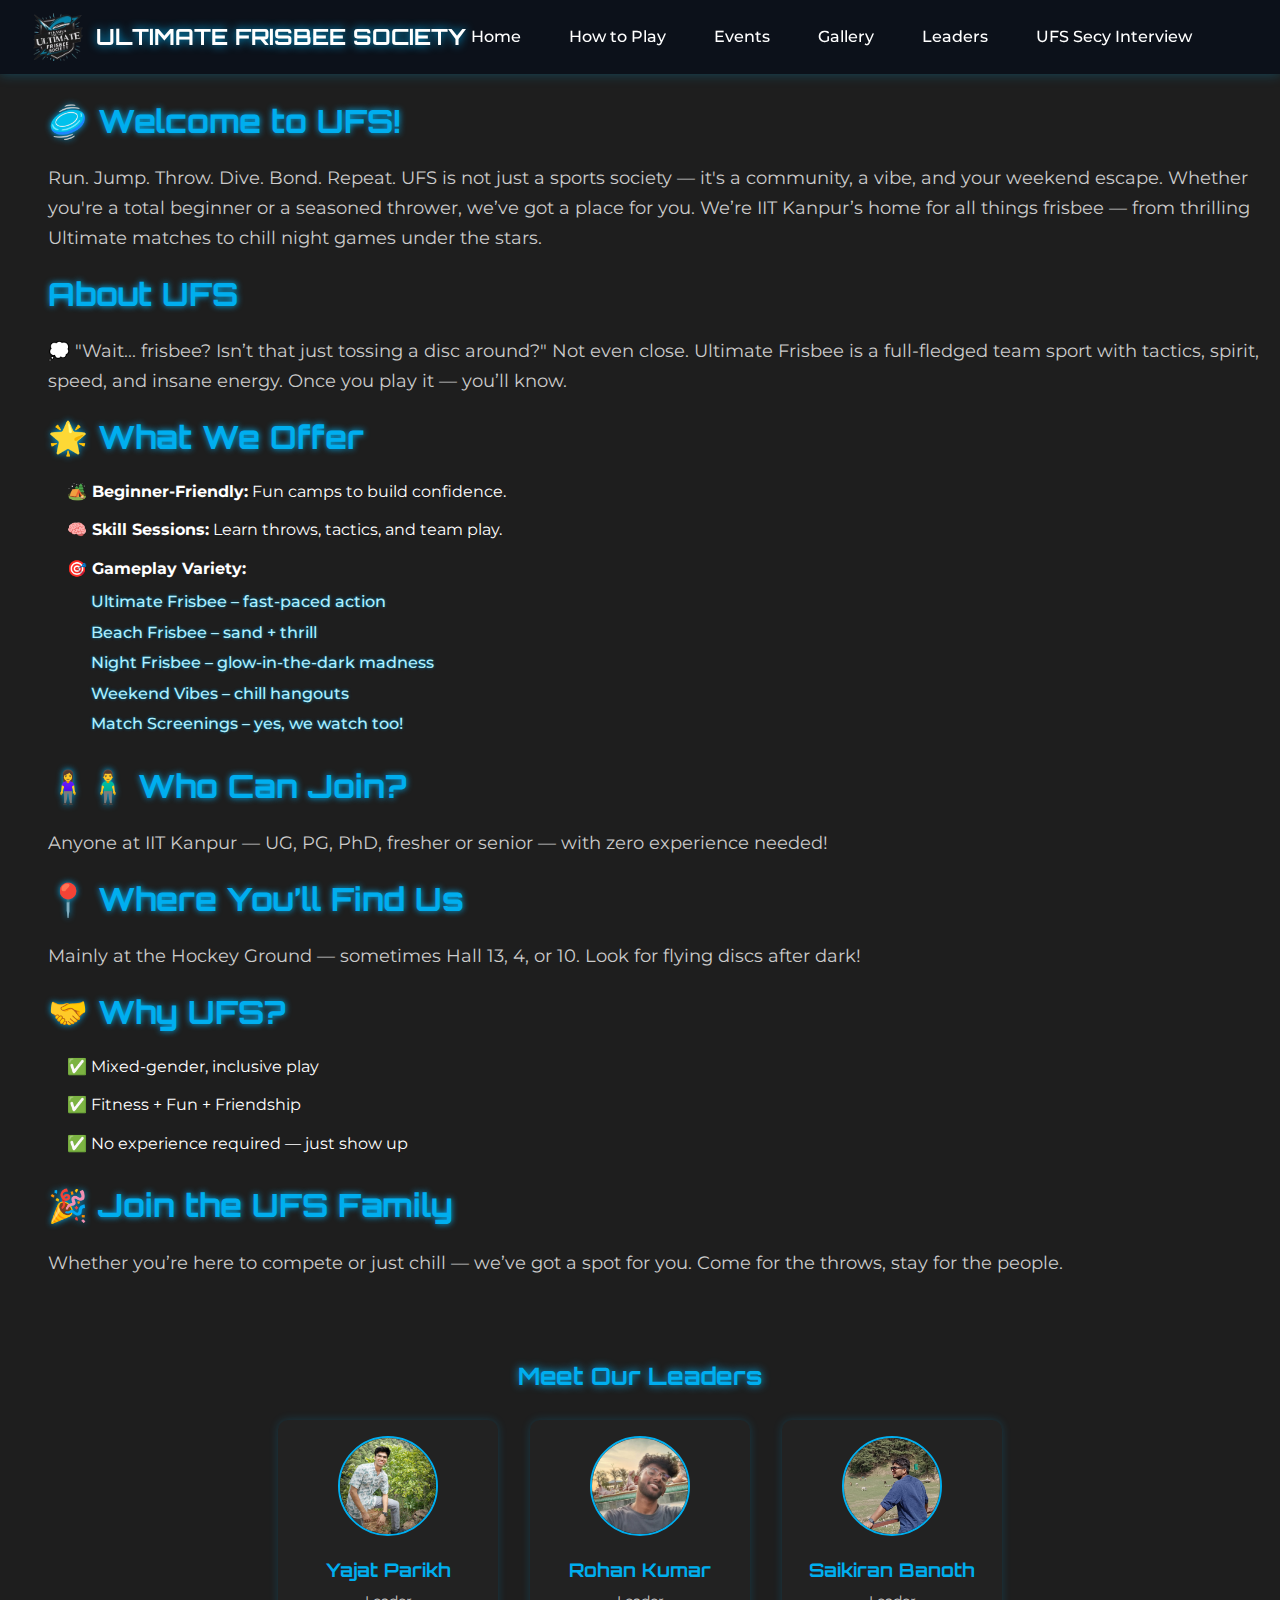
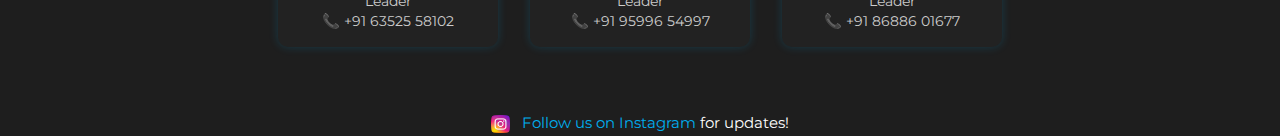
<file: index.html>
<!DOCTYPE html>
<html lang="en">
<head>
  <meta charset="UTF-8" />
  <meta name="viewport" content="width=device-width, initial-scale=1.0"/>
  <title>Ultimate Frisbee Society | IIT Kanpur</title>
  <link href="https://fonts.googleapis.com/css2?family=Orbitron:wght@600&family=Montserrat&display=swap" rel="stylesheet">
  <link rel="stylesheet" href="style.css" />
</head>
<body>
 <header class="ufs-navbar">
  <div class="ufs-logo-title">
    <img src="images/logos/logo.jpg" alt="UFS Logo" class="ufs-logo" />
    <span class="ufs-title">ULTIMATE FRISBEE SOCIETY</span>
  </div>
  <!-- 🔽 Added hamburger toggle button -->
  <button class="nav-toggle" onclick="toggleNav()">☰</button>

  <nav class="ufs-nav">
    <ul class="ufs-nav-links" id="ufsNavLinks">
      <li><a href="index.html">Home</a></li>
      <li><a href="rules.html">How to Play</a></li>
      <li><a href="events.html">Events</a></li>
      <li><a href="gallery.html">Gallery</a></li>
      <li><a href="team.html">Leaders</a></li>
      <li><a href="interview.html">UFS Secy Interview</a></li>
    </ul>
  </nav>
</header>
  <section id="home" class="home-section">
  <h2>🥏 Welcome to UFS!</h2>
  <p>Run. Jump. Throw. Dive. Bond. Repeat.
UFS is not just a sports society — it's a community, a vibe, and your weekend escape. Whether you're a total beginner or a seasoned thrower, we’ve got a place for you. We’re IIT Kanpur’s home for all things frisbee — from thrilling Ultimate matches to chill night games under the stars.
</p>
</section>
<section id="about" class="page-section">
  <h2>About UFS</h2>
  <p>
    💭 "Wait... frisbee? Isn’t that just tossing a disc around?"
Not even close.
Ultimate Frisbee is a full-fledged team sport with tactics, spirit, speed, and insane energy. Once you play it — you’ll know.
  </p>
  <h2>🌟 What We Offer</h2>
  <ul>
  <li><strong>🏕️ Beginner-Friendly:</strong> Fun camps to build confidence.</li>
  <li><strong>🧠 Skill Sessions:</strong> Learn throws, tactics, and team play.</li>
  <li>
    <strong>🎯 Gameplay Variety:</strong>
    <ul>
      <h4>Ultimate Frisbee – fast-paced action</h4>
      <h4>Beach Frisbee – sand + thrill</h4>
      <h4>Night Frisbee – glow-in-the-dark madness</h4>
      <h4>Weekend Vibes – chill hangouts</h4>
      <h4>Match Screenings – yes, we watch too!</h4>
    </ul>
  </li>
</ul>

  <h2>🧍‍♀️🧍‍♂️ Who Can Join?</h2>
  <p>Anyone at IIT Kanpur — UG, PG, PhD, fresher or senior — with zero experience needed!</p>

  <h2>📍 Where You’ll Find Us</h2>
  <p>Mainly at the Hockey Ground — sometimes Hall 13, 4, or 10. Look for flying discs after dark!</p>

  <h2>🤝 Why UFS?</h2>
  <ul>
    <li>✅ Mixed-gender, inclusive play</li>
    <li>✅ Fitness + Fun + Friendship</li>
    <li>✅ No experience required — just show up</li>
  </ul>

  <h2>🎉 Join the UFS Family</h2>
  <p>Whether you’re here to compete or just chill — we’ve got a spot for you. Come for the throws, stay for the people.</p>
</section>
<section class="contact-section">
  <h2>Meet Our Leaders</h2>
  <div class="contact-cards">
    <div class="contact-card">
      <img src="images/team/yajat.jpeg" alt="Yajat Parikh" />
      <h3>Yajat Parikh</h3>
      <p class="desc">Leader<br>📞 +91 63525 58102</p>
    </div>
    <div class="contact-card">
      <img src="images/team/rohan.jpeg" alt="Rohan Kumar" />
      <h3>Rohan Kumar</h3>
      <p class="desc">Leader<br>📞 +91 95996 54997</p>
    </div>
    <div class="contact-card">
      <img src="images/team/saikiran.jpg" alt="Saikiran Banoth" />
      <h3>Saikiran Banoth</h3>
      <p class="desc">Leader<br>📞 +91 86886 01677</p>
    </div>
  </div>
</section>

<div class="footer">
  <p>
    <img src="images/logos/instagram.png" alt="Instagram" class="icon">
    <a href="https://www.instagram.com/ultimatefrisbee_iitk/" target="_blank">Follow us on Instagram</a> for updates!
  </p>
</div>
  <script src="script.js"></script>
</body>
</html>
</file>
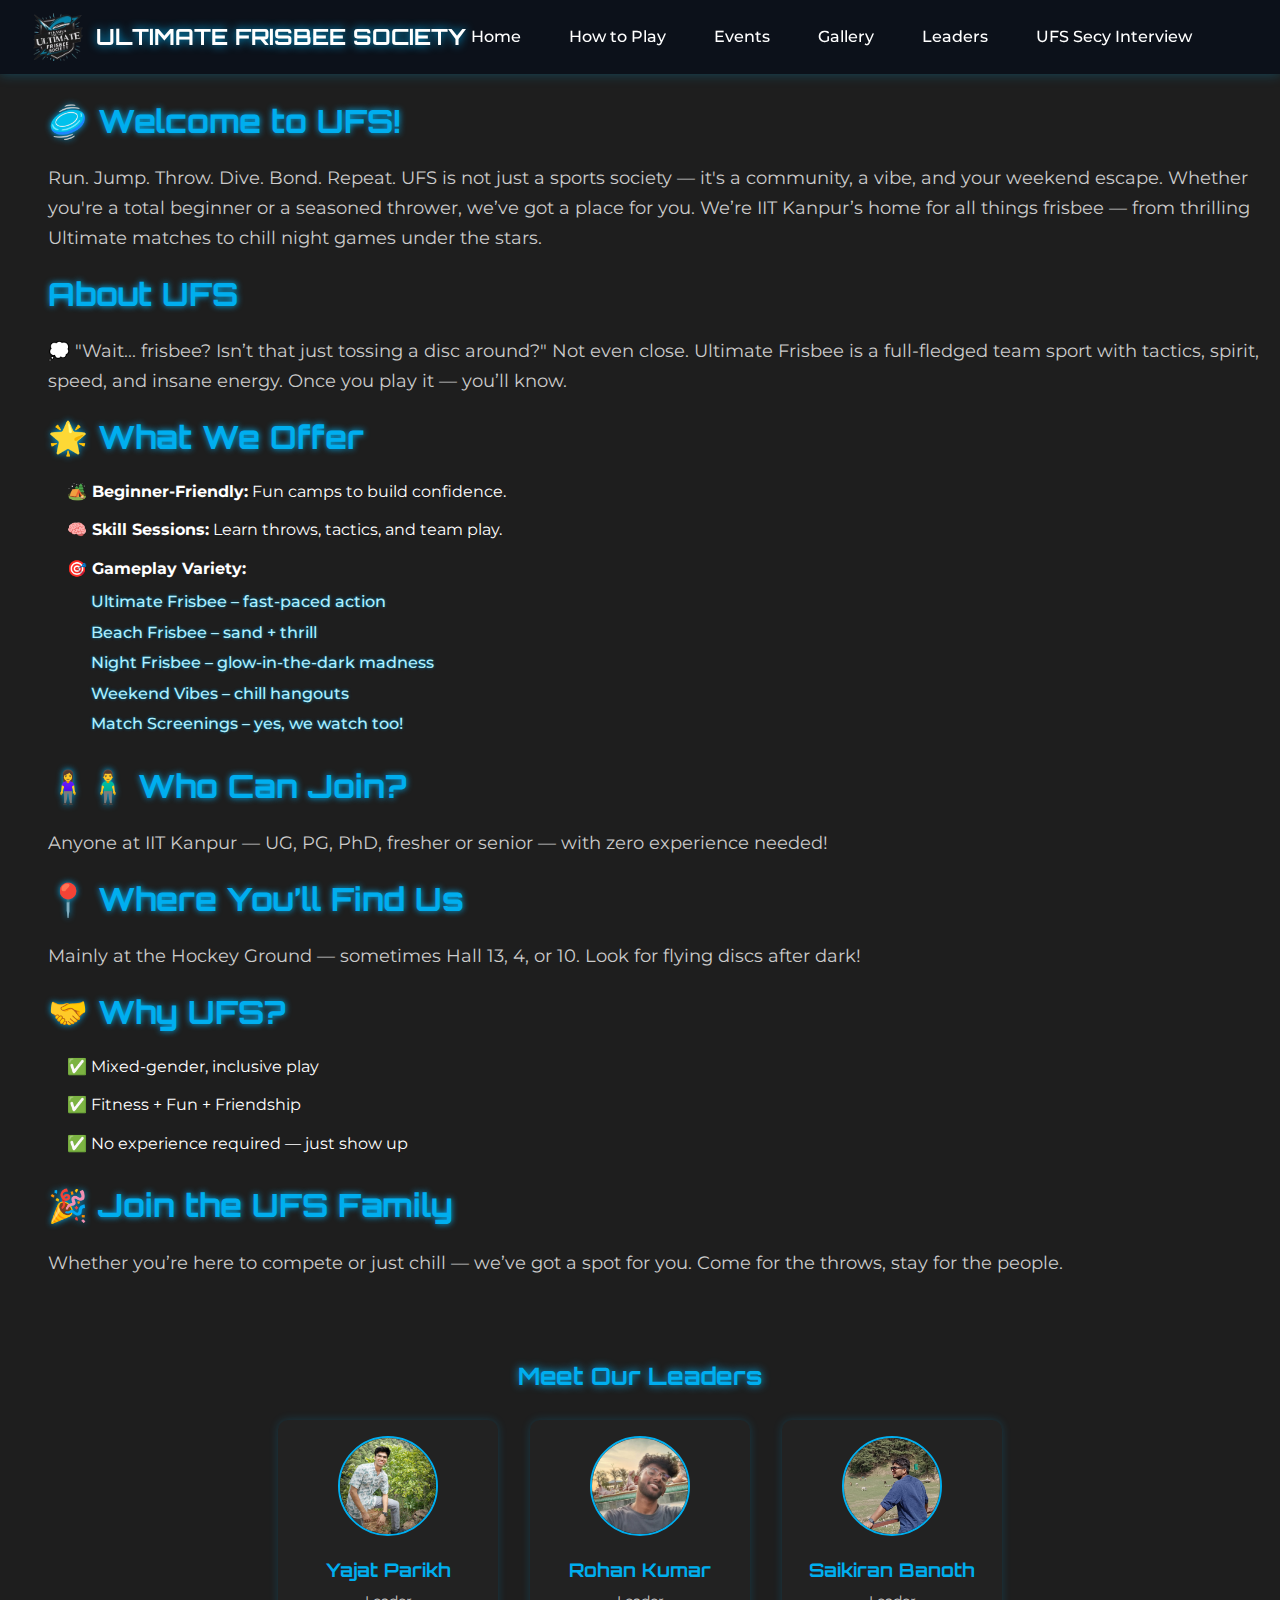
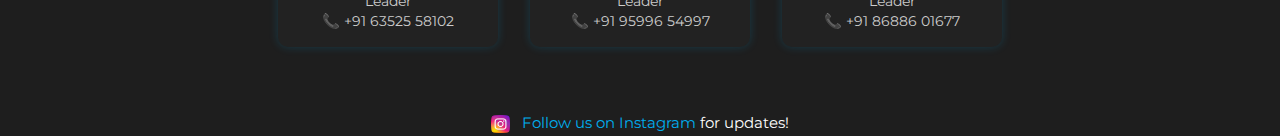
<file: ufs-website/index.html>
<!DOCTYPE html>
<html lang="en">
<head>
  <meta charset="UTF-8" />
  <meta name="viewport" content="width=device-width, initial-scale=1.0"/>
  <title>Ultimate Frisbee Society | IIT Kanpur</title>
  <link href="https://fonts.googleapis.com/css2?family=Orbitron:wght@600&family=Montserrat&display=swap" rel="stylesheet">
  <link rel="stylesheet" href="style.css" />
</head>
<body>
 <header class="ufs-navbar">
  <div class="ufs-logo-title">
    <img src="images/logos/logo.jpg" alt="UFS Logo" class="ufs-logo" />
    <span class="ufs-title">ULTIMATE FRISBEE SOCIETY</span>
  </div>
  <!-- 🔽 Added hamburger toggle button -->
  <button class="nav-toggle" onclick="toggleNav()">☰</button>

  <nav class="ufs-nav">
    <ul class="ufs-nav-links" id="ufsNavLinks">
      <li><a href="index.html">Home</a></li>
      <li><a href="rules.html">How to Play</a></li>
      <li><a href="events.html">Events</a></li>
      <li><a href="gallery.html">Gallery</a></li>
      <li><a href="team.html">Leaders</a></li>
      <li><a href="UFS secy interview/UFS secy Interview.html">UFS Secy Interview</a></li>
    </ul>
  </nav>
</header>
  <section id="home" class="home-section">
  <h2>🥏 Welcome to UFS!</h2>
  <p>Run. Jump. Throw. Dive. Bond. Repeat.
UFS is not just a sports society — it's a community, a vibe, and your weekend escape. Whether you're a total beginner or a seasoned thrower, we’ve got a place for you. We’re IIT Kanpur’s home for all things frisbee — from thrilling Ultimate matches to chill night games under the stars.
</p>
</section>
<section id="about" class="page-section">
  <h2>About UFS</h2>
  <p>
    💭 "Wait... frisbee? Isn’t that just tossing a disc around?"
Not even close.
Ultimate Frisbee is a full-fledged team sport with tactics, spirit, speed, and insane energy. Once you play it — you’ll know.
  </p>
  <h2>🌟 What We Offer</h2>
  <ul>
  <li><strong>🏕️ Beginner-Friendly:</strong> Fun camps to build confidence.</li>
  <li><strong>🧠 Skill Sessions:</strong> Learn throws, tactics, and team play.</li>
  <li>
    <strong>🎯 Gameplay Variety:</strong>
    <ul>
      <h4>Ultimate Frisbee – fast-paced action</h4>
      <h4>Beach Frisbee – sand + thrill</h4>
      <h4>Night Frisbee – glow-in-the-dark madness</h4>
      <h4>Weekend Vibes – chill hangouts</h4>
      <h4>Match Screenings – yes, we watch too!</h4>
    </ul>
  </li>
</ul>

  <h2>🧍‍♀️🧍‍♂️ Who Can Join?</h2>
  <p>Anyone at IIT Kanpur — UG, PG, PhD, fresher or senior — with zero experience needed!</p>

  <h2>📍 Where You’ll Find Us</h2>
  <p>Mainly at the Hockey Ground — sometimes Hall 13, 4, or 10. Look for flying discs after dark!</p>

  <h2>🤝 Why UFS?</h2>
  <ul>
    <li>✅ Mixed-gender, inclusive play</li>
    <li>✅ Fitness + Fun + Friendship</li>
    <li>✅ No experience required — just show up</li>
  </ul>

  <h2>🎉 Join the UFS Family</h2>
  <p>Whether you’re here to compete or just chill — we’ve got a spot for you. Come for the throws, stay for the people.</p>
</section>
<section class="contact-section">
  <h2>Meet Our Leaders</h2>
  <div class="contact-cards">
    <div class="contact-card">
      <img src="images/team/yajat.jpeg" alt="Yajat Parikh" />
      <h3>Yajat Parikh</h3>
      <p class="desc">Leader<br>📞 +91 63525 58102</p>
    </div>
    <div class="contact-card">
      <img src="images/team/rohan.jpeg" alt="Rohan Kumar" />
      <h3>Rohan Kumar</h3>
      <p class="desc">Leader<br>📞 +91 95996 54997</p>
    </div>
    <div class="contact-card">
      <img src="images/team/saikiran.jpg" alt="Saikiran Banoth" />
      <h3>Saikiran Banoth</h3>
      <p class="desc">Leader<br>📞 +91 86886 01677</p>
    </div>
  </div>
</section>

<div class="footer">
  <p>
    <img src="images/logos/instagram.png" alt="Instagram" class="icon">
    <a href="https://www.instagram.com/ultimatefrisbee_iitk/" target="_blank">Follow us on Instagram</a> for updates!
  </p>
</div>
  <script src="script.js"></script>
</body>
</html>
</file>
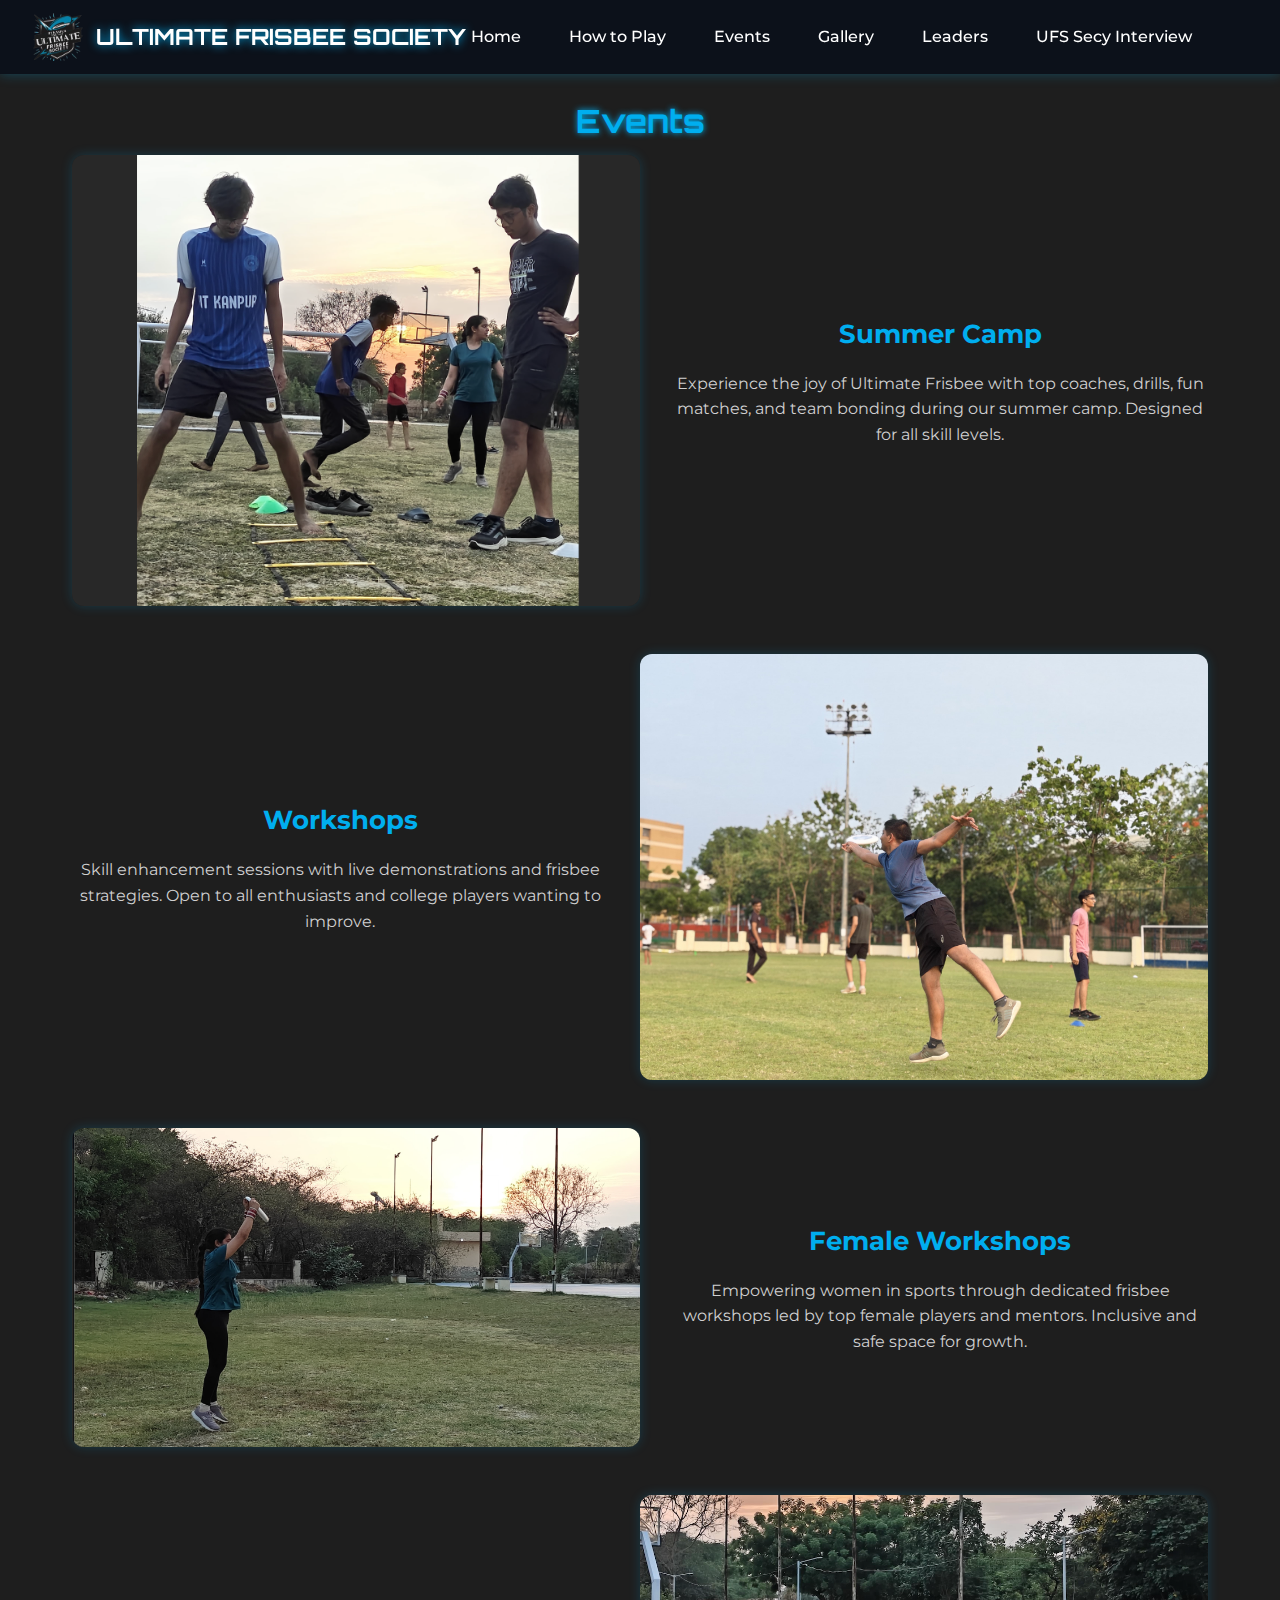
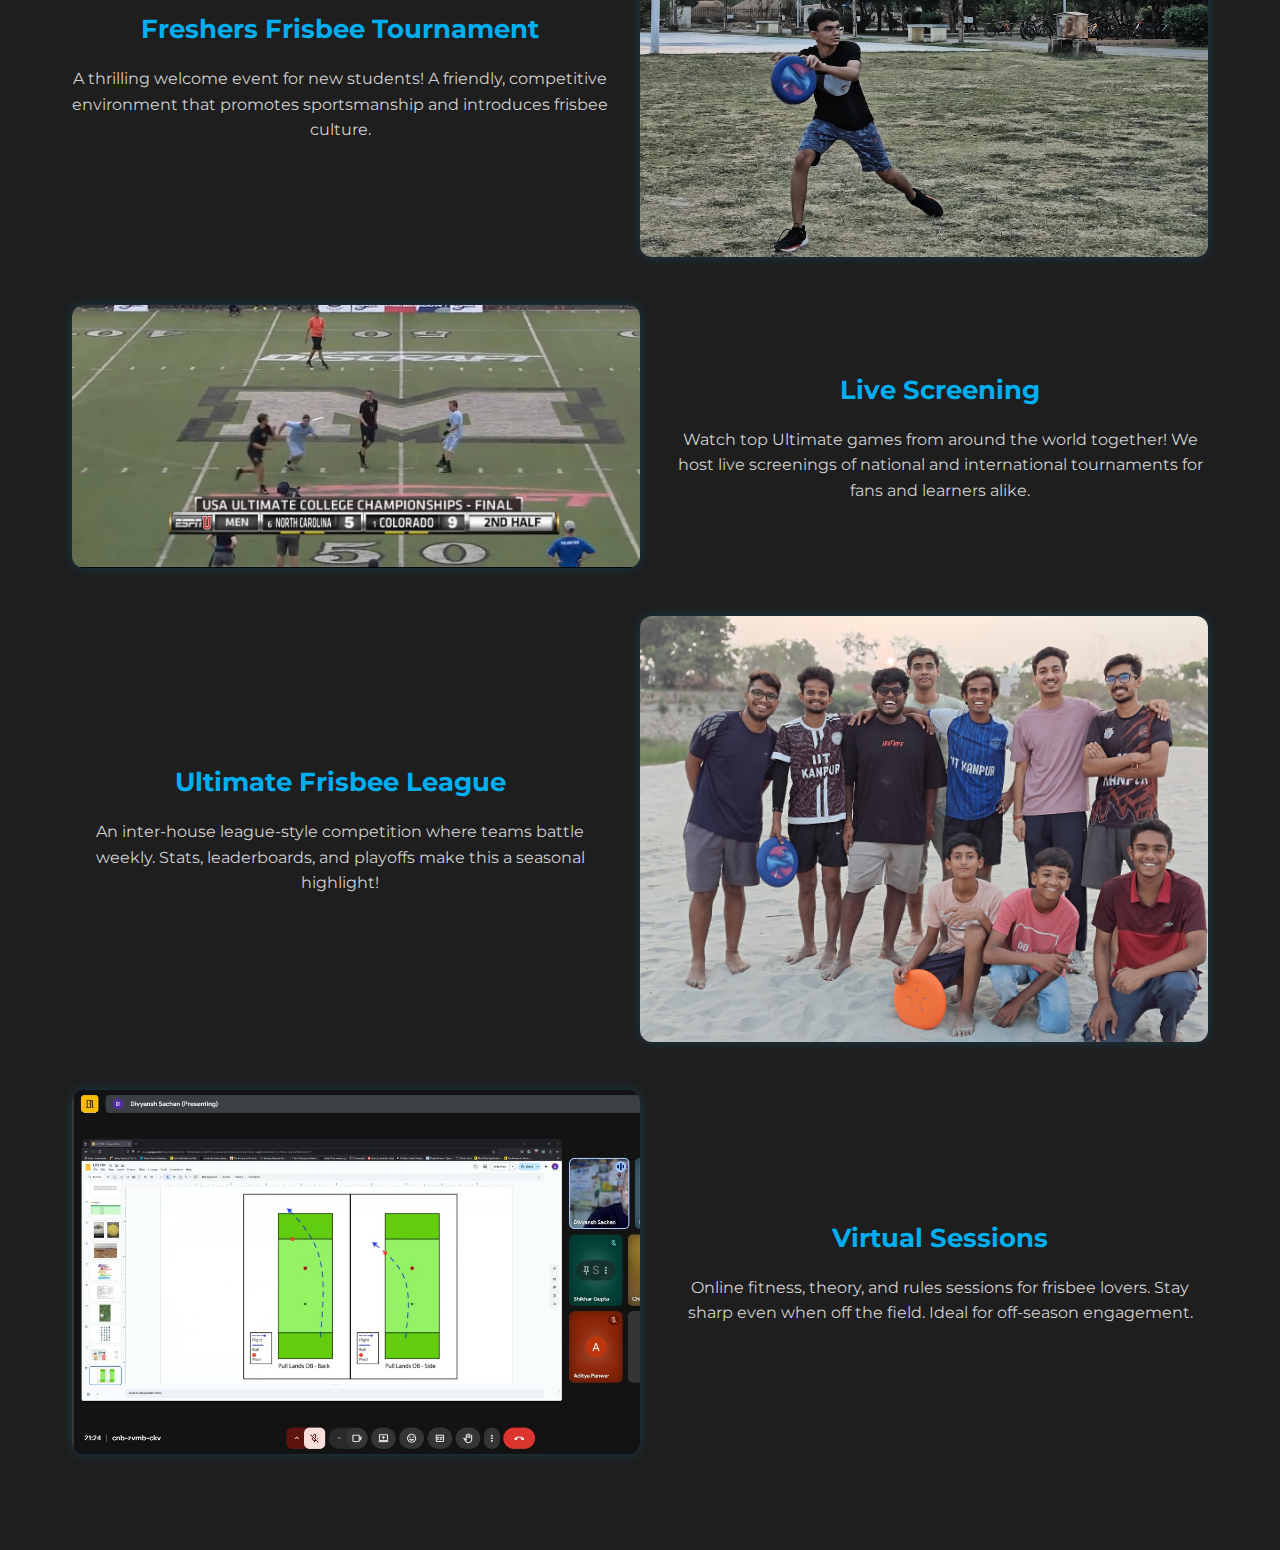
<file: events.html>
<!DOCTYPE html>
<html lang="en">
<head>
  <meta charset="UTF-8" />
  <meta name="viewport" content="width=device-width, initial-scale=1.0"/>
  <title>UFS Events</title>
  <link href="https://fonts.googleapis.com/css2?family=Orbitron:wght@600&family=Montserrat&display=swap" rel="stylesheet">
  <link rel="stylesheet" href="style.css" />
</head>
<body>
  <!-- Navbar -->
  <nav class="ufs-navbar">
    <div class="ufs-logo-title">
      <img src="images/logos/logo.jpg" alt="UFS Logo" class="ufs-logo" />
      <span class="ufs-title">ULTIMATE FRISBEE SOCIETY</span>
    </div>
    <button class="nav-toggle" onclick="toggleNav()">☰</button>
    <div class="ufs-nav">
      <ul class="ufs-nav-links" id="ufsNavLinks">
        <li><a href="index.html">Home</a></li>
        <li><a href="rules.html">How to Play</a></li>
        <li><a href="events.html">Events</a></li>
        <li><a href="gallery.html">Gallery</a></li>
        <li><a href="team.html">Leaders</a></li>
        <li><a href="interview.html">UFS Secy Interview</a></li>
      </ul>
    </div>
  </nav>
  <!-- Events -->
  <main class="events-section">
    <h2 class="events-heading">Events</h2>

    <div class="event-block">
      <img src="images/events/summerCamp.png" alt="Summer Camp" class="event-img" />
      <div class="event-content">
        <h3>Summer Camp</h3>
        <p>Experience the joy of Ultimate Frisbee with top coaches, drills, fun matches, and team bonding during our summer camp. Designed for all skill levels.</p>
      </div>
    </div>

    <div class="event-block reverse">
      <img src="images/events/workshop.jpg" alt="Workshops" class="event-img" />
      <div class="event-content">
        <h3>Workshops</h3>
        <p>Skill enhancement sessions with live demonstrations and frisbee strategies. Open to all enthusiasts and college players wanting to improve.</p>
      </div>
    </div>

    <div class="event-block">
      <img src="images/events/female workshops.png" alt="Female Workshops" class="event-img" />
      <div class="event-content">
        <h3>Female Workshops</h3>
        <p>Empowering women in sports through dedicated frisbee workshops led by top female players and mentors. Inclusive and safe space for growth.</p>
      </div>
    </div>

    <div class="event-block reverse">
      <img src="images/events/WhatsApp Image 2025-05-29 at 22.11.06.jpeg" alt="Freshers Tournament" class="event-img" />
      <div class="event-content">
        <h3>Freshers Frisbee Tournament</h3>
        <p>A thrilling welcome event for new students! A friendly, competitive environment that promotes sportsmanship and introduces frisbee culture.</p>
      </div>
    </div>

    <div class="event-block">
      <img src="images/events/screening.jpg" alt="Live Screening" class="event-img" />
      <div class="event-content">
        <h3>Live Screening</h3>
        <p>Watch top Ultimate games from around the world together! We host live screenings of national and international tournaments for fans and learners alike.</p>
      </div>
    </div>

    <div class="event-block reverse">
      <img src="images/events/ultimate frisbee league.jpg" alt="Frisbee League" class="event-img" />
      <div class="event-content">
        <h3>Ultimate Frisbee League</h3>
        <p>An inter-house league-style competition where teams battle weekly. Stats, leaderboards, and playoffs make this a seasonal highlight!</p>
      </div>
    </div>

    <div class="event-block">
      <img src="images/events/virtualSession.jpg" alt="Virtual Sessions" class="event-img" />
      <div class="event-content">
        <h3>Virtual Sessions</h3>
        <p>Online fitness, theory, and rules sessions for frisbee lovers. Stay sharp even when off the field. Ideal for off-season engagement.</p>
      </div>
    </div>
  </main>

  <script src="script.js"></script>
</body>
</html>
</file>
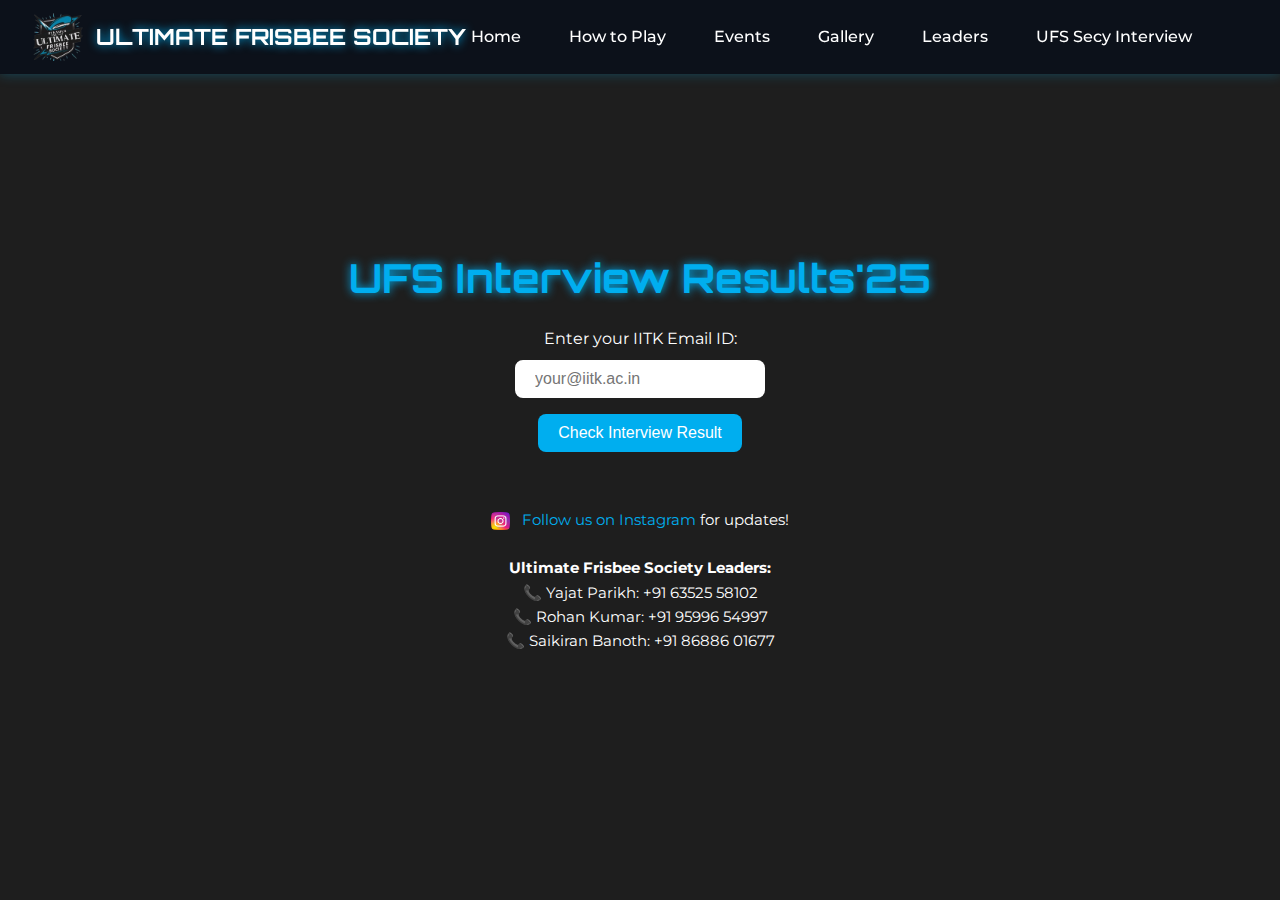
<file: interview.html>
<!DOCTYPE html>
<html lang="en">
<head>
  <meta charset="UTF-8" />
  <meta name="viewport" content="width=device-width, initial-scale=1.0"/>
  <title>Ultimate Frisbee Society | IIT Kanpur</title>
  <link href="https://fonts.googleapis.com/css2?family=Orbitron:wght@600&family=Montserrat&display=swap" rel="stylesheet">
  <link rel="stylesheet" href="style.css" />
</head>
<body>
 <header class="ufs-navbar">
  <div class="ufs-logo-title">
    <img src="images/logos/logo.jpg" alt="UFS Logo" class="ufs-logo" />
    <span class="ufs-title">ULTIMATE FRISBEE SOCIETY</span>
  </div>
  <!-- 🔽 Added hamburger toggle button -->
  <button class="nav-toggle" onclick="toggleNav()">☰</button>

  <nav class="ufs-nav">
    <ul class="ufs-nav-links" id="ufsNavLinks">
      <li><a href="index.html">Home</a></li>
      <li><a href="rules.html">How to Play</a></li>
      <li><a href="events.html">Events</a></li>
      <li><a href="gallery.html">Gallery</a></li>
      <li><a href="team.html">Leaders</a></li>
      <li><a href="UFS secy interview/UFS secy Interview.html">UFS Secy Interview</a></li>
    </ul>
  </nav>
</header>
    <h1>UFS Interview Results'25</h1>
  <p>Enter your IITK Email ID:</p>
  <input type="email" id="email" placeholder="your@iitk.ac.in" />
  <button onclick="lookup()">Check Interview Result</button>
  <div id="result"></div>

  <div class="footer">
    <p>
      <img src="images/logos/instagram.png" alt="Instagram" style="height: 1.2em; vertical-align: middle; margin-right: 8px;">
      <a href="https://www.instagram.com/ultimatefrisbee_iitk/" target="_blank">Follow us on Instagram</a> for updates!
    </p>
  </div>

  <div class="contacts">
    <p><strong>Ultimate Frisbee Society Leaders:</strong></p>
    <p>📞 Yajat Parikh: +91 63525 58102</p>
    <p>📞 Rohan Kumar: +91 95996 54997</p>
    <p>📞 Saikiran Banoth: +91 86886 01677</p>
  </div>
  
  <script>
    // Trigger lookup on Enter key press
    document.getElementById("email").addEventListener("keydown", function(event) {
      if (event.key === "Enter") {
        lookup();
      }
    });

    // Prefill email from localStorage
    window.onload = () => {
      const savedEmail = localStorage.getItem("ufsEmail");
      if (savedEmail) {
        document.getElementById("email").value = savedEmail;
      }
    };

    async function lookup() {
      const emailInput = document.getElementById("email");
      const email = emailInput.value.trim();
      const result = document.getElementById("result");

      if (!email) {
        result.textContent = "⚠️ Please enter a valid email.";
        return;
      }

      localStorage.setItem("ufsEmail", email);
      result.textContent = "⌛ Fetching...";

      try {
        const res = await fetch(`https://script.google.com/macros/s/AKfycbzBodb38wr7UraWhDVNP2H25Wd1N_b2AfLDPPTjVDsOSaOvsj_0BFUzUuOjLZtMkXNoqA/exec?email=${encodeURIComponent(email)}`);
        
        const text = await res.text();
        console.log("Raw response:", text);

        let data;
        try {
          data = JSON.parse(text);
        } catch (jsonErr) {
          result.textContent = "❗ Unexpected response format.";
          console.error("JSON Parse Error:", jsonErr);
          return;
        }

        if (data.timestamp) {
          result.innerHTML = `
            ${data.timestamp}<br><br>
            <span style="color: #00CED1; text-shadow: 0 0 5px #20B2AA;">🔗 Link for Whatsapp grp: <a 				  		    href="https://chat.whatsapp.com/LCXbpX9cHyYKqZOq9HuiqU" target="_blank" style="color: #00CED1;
 	    text-shadow: 0 0 5px #00CED1;">https://chat.whatsapp.com/LCXbpX9cHyYKqZOq9HuiqU</a></span>
          `;
        } else if (data.message) {
          result.textContent = `ℹ️ ${data.message}`;
        } else {
          result.textContent = "❌ No record found for that email.";
        }
      } catch (err) {
        result.textContent = "❗ Error connecting to server.";
        console.error("Fetch error:", err);
      }
    }
  </script>
  <script src="script.js"></script>
</body>
</html>
</file>
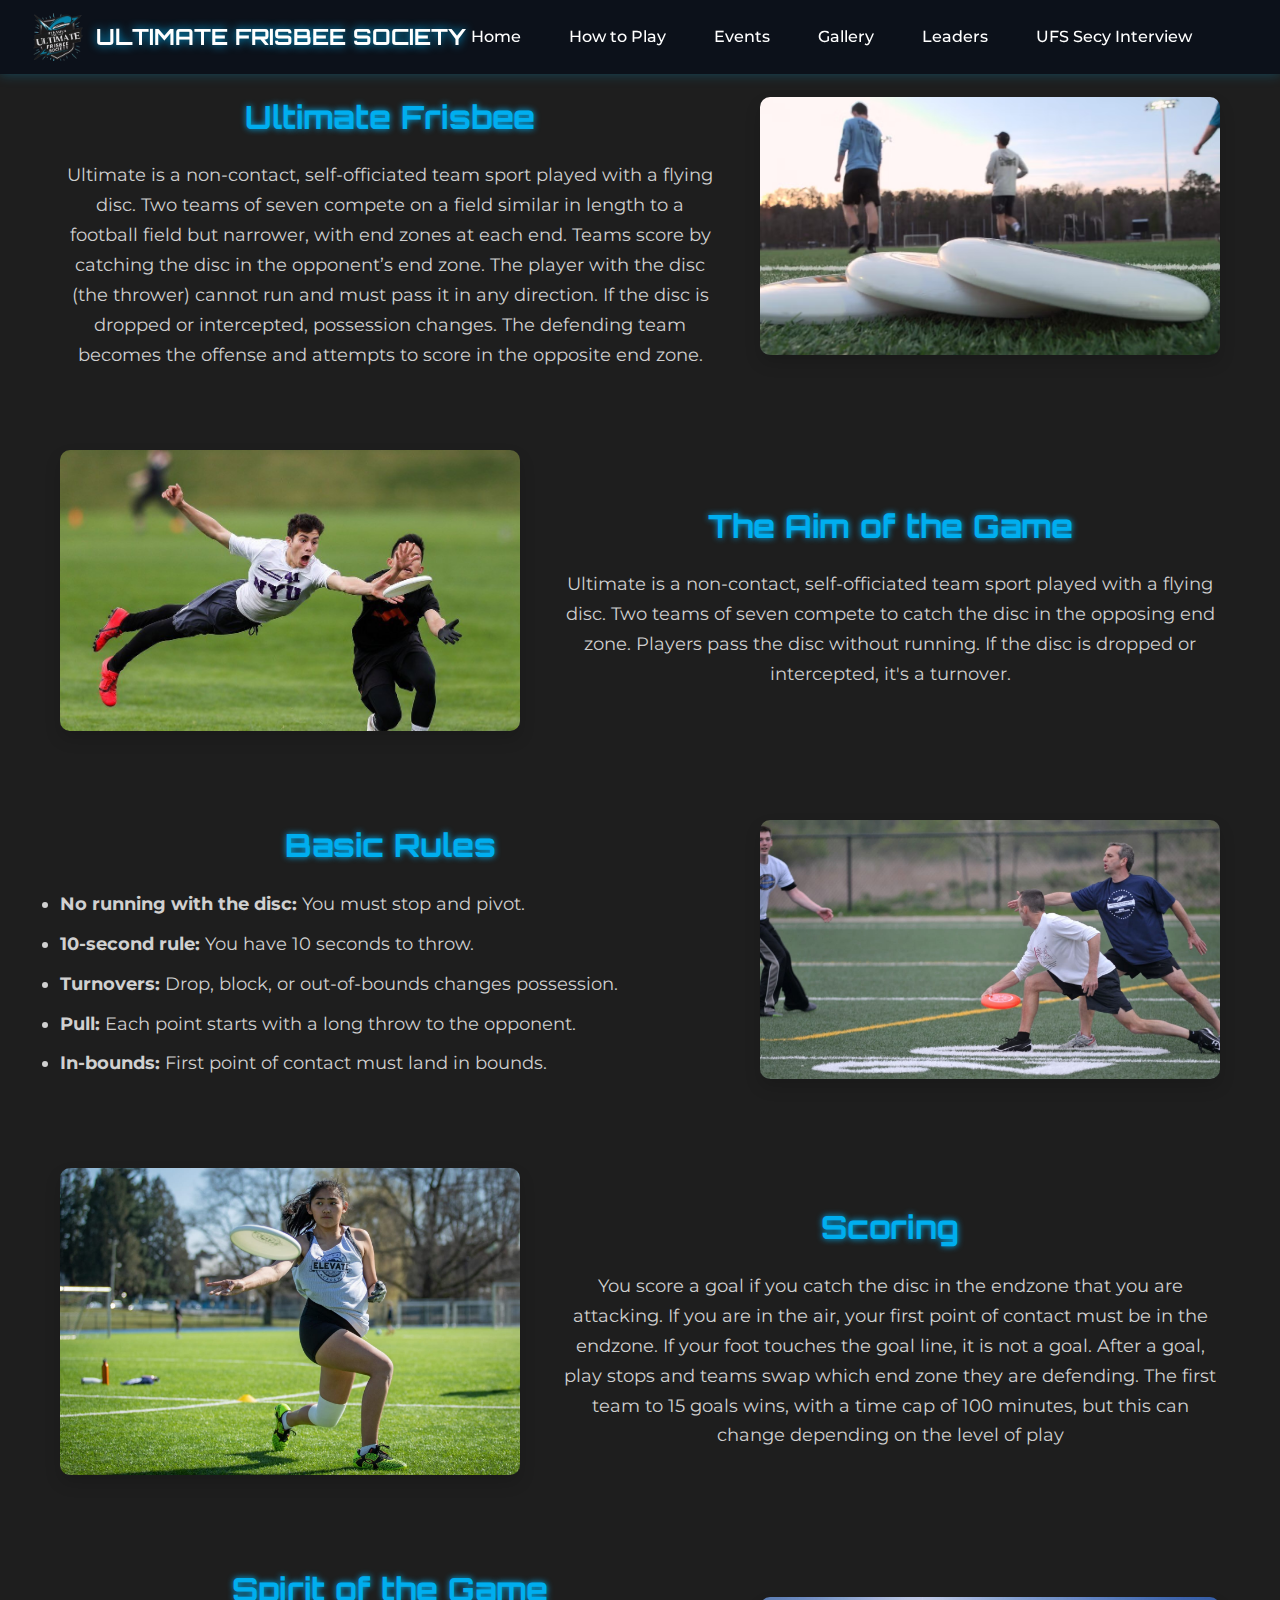
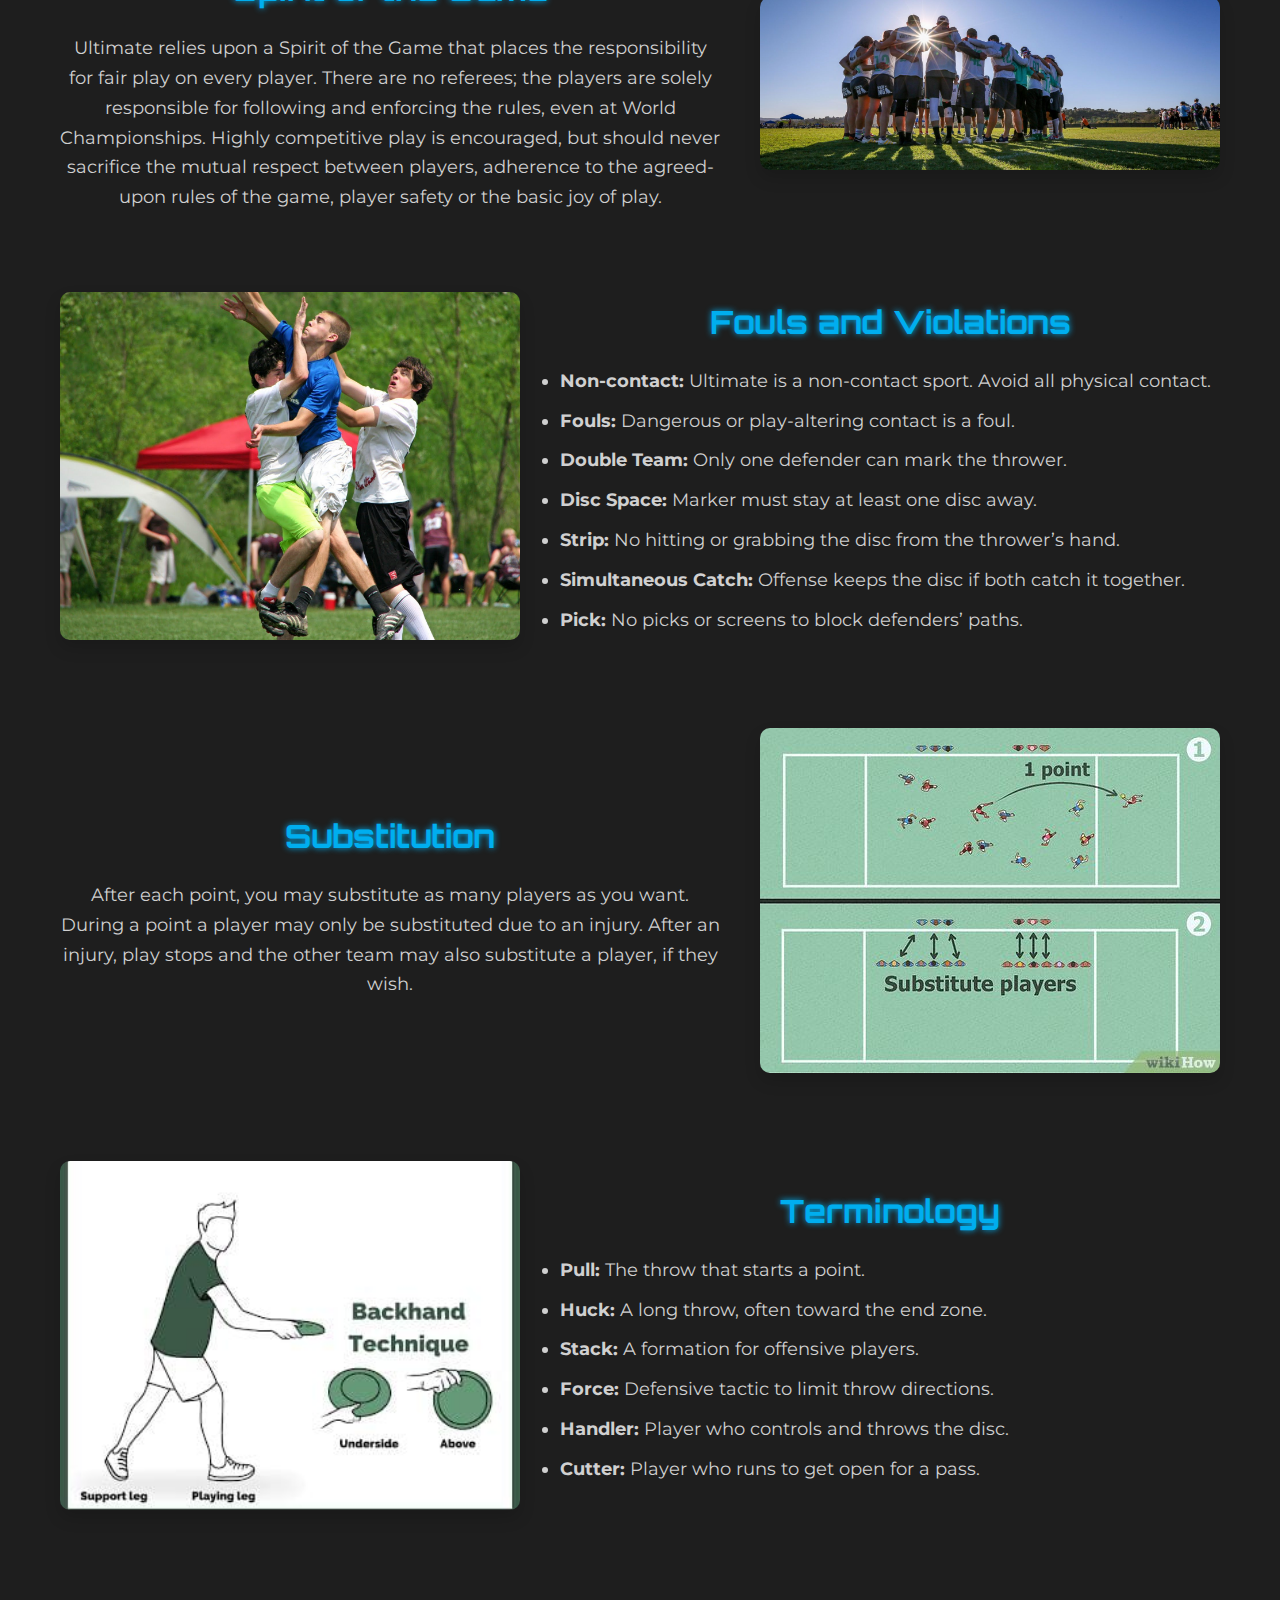
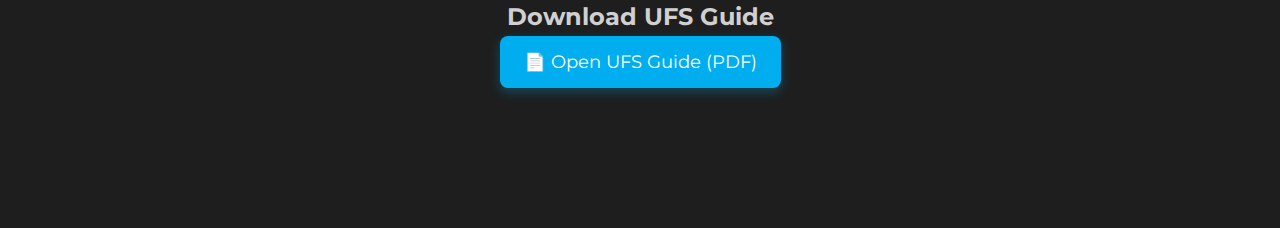
<file: rules.html>
<!DOCTYPE html>
<html lang="en">
<head>
  <meta charset="UTF-8" />
  <meta name="viewport" content="width=device-width, initial-scale=1.0"/>
  <title>Ultimate Frisbee Society | IIT Kanpur</title>
  <link href="https://fonts.googleapis.com/css2?family=Orbitron:wght@600&family=Montserrat&display=swap" rel="stylesheet">
  <link rel="stylesheet" href="style.css" />
</head>
<body class="rulesBody">
  <header class="ufs-navbar">
    <div class="ufs-logo-title">
      <img src="images/logos/logo.jpg" alt="UFS Logo" class="ufs-logo" />
      <span class="ufs-title">ULTIMATE FRISBEE SOCIETY</span>
    </div>
    <button class="nav-toggle" onclick="toggleNav()">☰</button>
    <nav class="ufs-nav">
      <ul class="ufs-nav-links" id="ufsNavLinks">
        <li><a href="index.html">Home</a></li>
        <li><a href="rules.html">How to Play</a></li>
        <li><a href="events.html">Events</a></li>
        <li><a href="gallery.html">Gallery</a></li>
        <li><a href="team.html">Leaders</a></li>
        <li><a href="interview.html">UFS Secy Interview</a></li>
      </ul>
    </nav>
  </header>

  <main class="ufs-wrapper">
    <section class="ufs-section">
      <div class="section-content">
        <div class="ufs-text">
          <h2>Ultimate Frisbee</h2>
          <p>Ultimate is a non-contact, self-officiated team sport played with a flying disc. Two teams of seven compete on a field similar in length to a football field but narrower, with end zones at each end. Teams score by catching the disc in the opponent’s end zone. The player with the disc (the thrower) cannot run and must pass it in any direction. If the disc is dropped or intercepted, possession changes. The defending team becomes the offense and attempts to score in the opposite end zone.</p>
        </div>
        <div class="ufs-img">
          <img src="images/howToPlay/pic1.avif" alt="Frisbee action shot" />
        </div>
      </div>
    </section>

    <section class="ufs-section">
      <div class="section-content reverse">
        <div class="ufs-text">
          <h2>The Aim of the Game</h2>
          <p>Ultimate is a non-contact, self-officiated team sport played with a flying disc. Two teams of seven compete to catch the disc in the opposing end zone. Players pass the disc without running. If the disc is dropped or intercepted, it's a turnover.</p>
        </div>
        <div class="ufs-img">
          <img src="images/howToPlay/pic2.jpg" alt="Aim of game" />
        </div>
      </div>
    </section>

    <section class="ufs-section">
      <div class="section-content">
        <div class="ufs-text">
          <h2>Basic Rules</h2>
          <ul>
            <li><strong>No running with the disc:</strong> You must stop and pivot.</li>
            <li><strong>10-second rule:</strong> You have 10 seconds to throw.</li>
            <li><strong>Turnovers:</strong> Drop, block, or out-of-bounds changes possession.</li>
            <li><strong>Pull:</strong> Each point starts with a long throw to the opponent.</li>
            <li><strong>In-bounds:</strong> First point of contact must land in bounds.</li>
          </ul>
        </div>
        <div class="ufs-img">
          <img src="images/howToPlay/PHOTO-2025-06-23-14-43-50.jpg" alt="Rules" />
        </div>
      </div>
    </section>

    <section class="ufs-section">
      <div class="section-content reverse">
        <div class="ufs-text">
          <h2>Scoring</h2>
          <p>You score a goal if you catch the disc in the endzone that you are
attacking. If you are in the air, your first point of contact must be in the
endzone. If your foot touches the goal line, it is not a goal. After a goal,
play stops and teams swap which end zone they are defending. The
first team to 15 goals wins, with a time cap of 100 minutes, but this can
change depending on the level of play</p>
        </div>
        <div class="ufs-img">
          <img src="images/howToPlay/PHOTO-2025-06-23-14-43-51 2.jpg" alt="Scoring" />
        </div>
      </div>
    </section>

    <section class="ufs-section">
      <div class="section-content">
        <div class="ufs-text">
          <h2>Spirit of the Game</h2>
          <p>Ultimate relies upon a Spirit of the Game that places the responsibility
for fair play on every player. There are no referees; the players are
solely responsible for following and enforcing the rules, even at World
Championships. Highly competitive play is encouraged, but should
never sacrifice the mutual respect between players, adherence to the
agreed-upon rules of the game, player safety or the basic joy of play.</p>
        </div>
        <div class="ufs-img">
          <img src="images/howToPlay/spirit of the game.jpg" alt="Spirit" />
        </div>
      </div>
    </section>

    <section class="ufs-section">
  <div class="section-content reverse">
    <div class="ufs-text">
      <h2>Fouls and Violations</h2>
      <ul>
        <li><strong>Non-contact:</strong> Ultimate is a non-contact sport. Avoid all physical contact.</li>
        <li><strong>Fouls:</strong> Dangerous or play-altering contact is a foul.</li>
        <li><strong>Double Team:</strong> Only one defender can mark the thrower.</li>
        <li><strong>Disc Space:</strong> Marker must stay at least one disc away.</li>
        <li><strong>Strip:</strong> No hitting or grabbing the disc from the thrower’s hand.</li>
        <li><strong>Simultaneous Catch:</strong> Offense keeps the disc if both catch it together.</li>
        <li><strong>Pick:</strong> No picks or screens to block defenders’ paths.</li>
      </ul>
    </div>
    <div class="ufs-img">
      <img src="images/howToPlay/foul and violation.jpg" alt="fouls" />
    </div>
  </div>
</section>

    <section class="ufs-section">
      <div class="section-content">
        <div class="ufs-text">
          <h2>Substitution</h2>
          <p>After each point, you may substitute as many players as you want.
During a point a player may only be substituted due to an injury. After
an injury, play stops and the other team may also substitute a player, if
they wish.</p>
        </div>
        <div class="ufs-img">
          <img src="images/howToPlay/PHOTO-2025-06-23-14-43-50 2.jpg" alt="Substitution" />
        </div>
      </div>
    </section>

    <section class="ufs-section">
      <div class="section-content reverse">
        <div class="ufs-text">
          <h2>Terminology</h2>
          <ul>
            <li><strong>Pull:</strong> The throw that starts a point.</li>
            <li><strong>Huck:</strong> A long throw, often toward the end zone.</li>
            <li><strong>Stack:</strong> A formation for offensive players.</li>
            <li><strong>Force:</strong> Defensive tactic to limit throw directions.</li>
            <li><strong>Handler:</strong> Player who controls and throws the disc.</li>
            <li><strong>Cutter:</strong> Player who runs to get open for a pass.</li>
          </ul>
        </div>
        <div class="ufs-img">
          <img src="images/howToPlay/PHOTO-2025-06-23-14-49-23.jpg" alt="Terminology" />
        </div>
      </div>
    </section>

    <section class="ufs-section ufs-download">
      <h2>Download UFS Guide</h2>
      <a href="howToPlayDoc/HowToPlay.pdf" target="_blank" class="pdf-button">📄 Open UFS Guide (PDF)</a>
    </section>
  </main>
  <script src="script.js"></script>
</body>
</html>
</file>
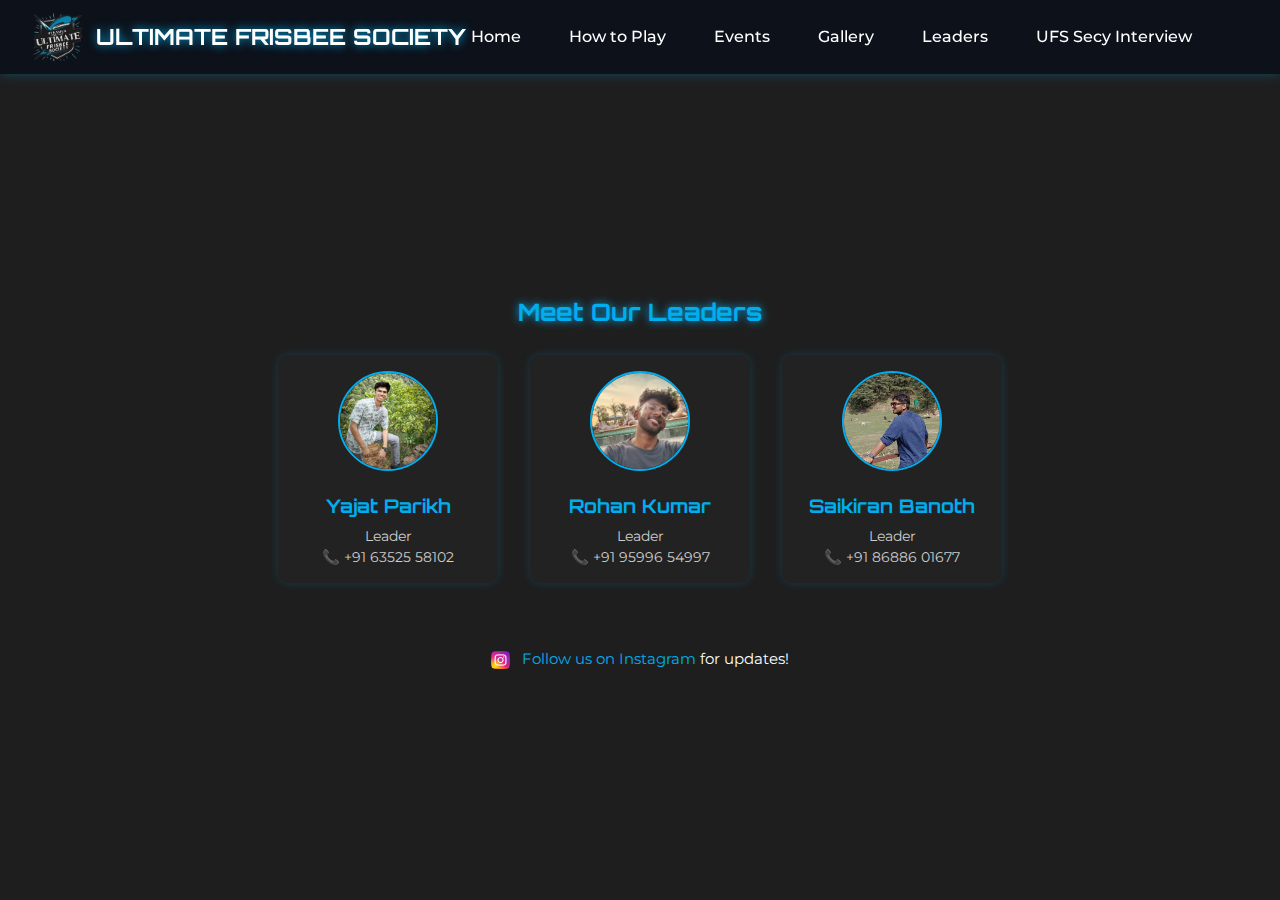
<file: team.html>
<!DOCTYPE html>
<html lang="en">
<head>
  <meta charset="UTF-8" />
  <meta name="viewport" content="width=device-width, initial-scale=1.0"/>
  <title>Ultimate Frisbee Society | IIT Kanpur</title>
  <link href="https://fonts.googleapis.com/css2?family=Orbitron:wght@600&family=Montserrat&display=swap" rel="stylesheet">
  <link rel="stylesheet" href="style.css"> <!-- optional shared styling -->
</head>
<body>

  <header class="ufs-navbar">
    <div class="ufs-logo-title">
      <img src="images/logos/logo.jpg" alt="UFS Logo" class="ufs-logo" />
      <span class="ufs-title">ULTIMATE FRISBEE SOCIETY</span>
    </div>
    <button class="nav-toggle" onclick="toggleNav()">☰</button>
    <nav class="ufs-nav">
      <ul class="ufs-nav-links" id="ufsNavLinks">
        <li><a href="index.html">Home</a></li>
        <li><a href="rules.html">How to Play</a></li>
        <li><a href="events.html">Events</a></li>
        <li><a href="gallery.html">Gallery</a></li>
        <li><a href="team.html">Leaders</a></li>
        <li><a href="interview.html">UFS Secy Interview</a></li>
      </ul>
    </nav>
  </header>
  <section class="contact-section">
  <h2>Meet Our Leaders</h2>
  <div class="contact-cards">
    <div class="contact-card">
      <img src="images/team/yajat.jpeg" alt="Yajat Parikh" />
      <h3>Yajat Parikh</h3>
      <p class="desc">Leader<br>📞 +91 63525 58102</p>
    </div>
    <div class="contact-card">
      <img src="images/team/rohan.jpeg" alt="Rohan Kumar" />
      <h3>Rohan Kumar</h3>
      <p class="desc">Leader<br>📞 +91 95996 54997</p>
    </div>
    <div class="contact-card">
      <img src="images/team/saikiran.jpg" alt="Saikiran Banoth" />
      <h3>Saikiran Banoth</h3>
      <p class="desc">Leader<br>📞 +91 86886 01677</p>
    </div>
  </div>
</section>

<div class="footer">
  <p>
    <img src="images/logos/instagram.png" alt="Instagram" class="icon">
    <a href="https://www.instagram.com/ultimatefrisbee_iitk/" target="_blank">Follow us on Instagram</a> for updates!
  </p>
</div>
  <script src="script.js"></script>
</body>
</html>
</file>
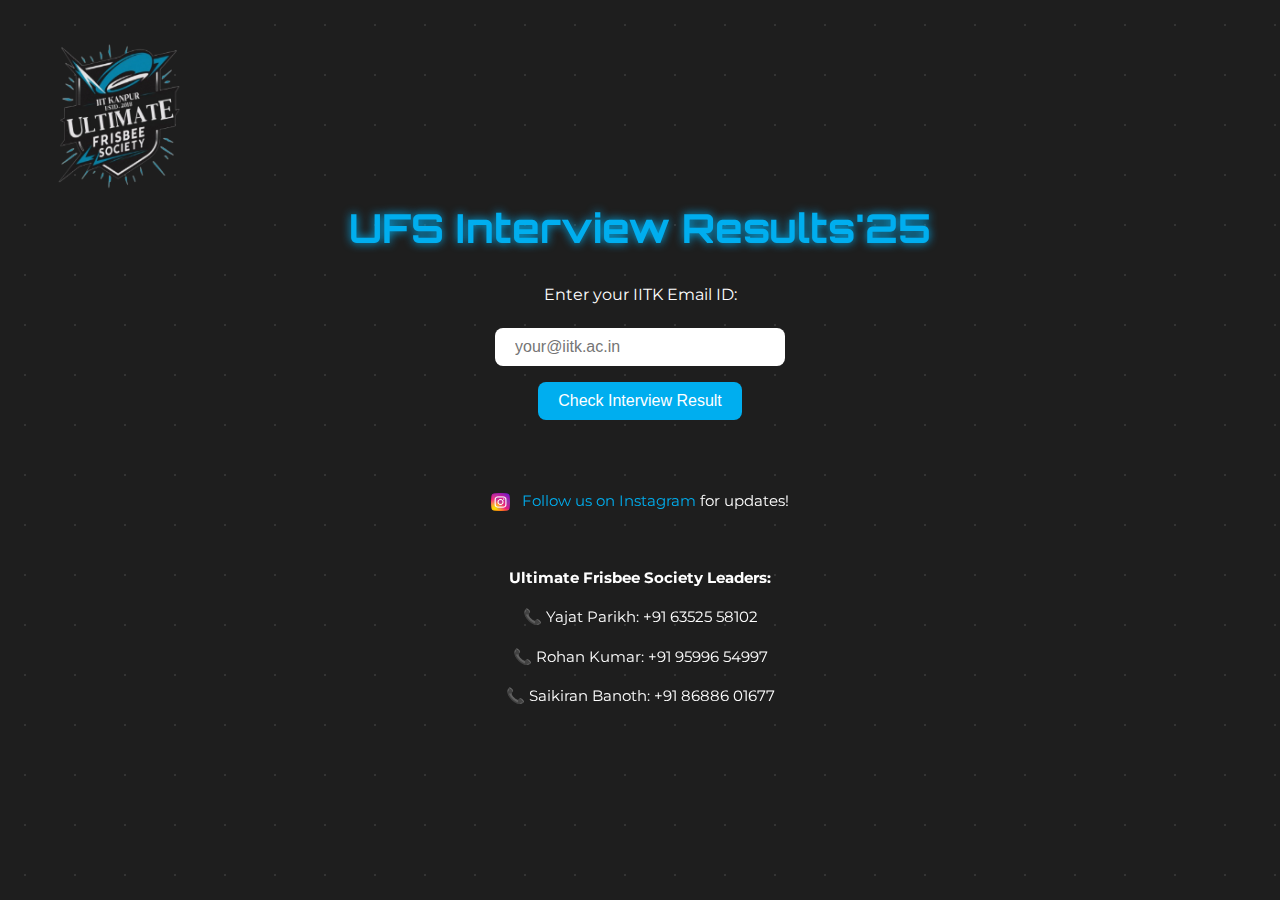
<file: UFS secy interview/UFS secy Interview.html>
<!DOCTYPE html>
<html lang="en">
<head>
  <meta charset="UTF-8" />
  <meta name="viewport" content="width=device-width, initial-scale=1.0"/>
  <title>UFS Interview Schedule'25 | IIT Kanpur</title>
  <link href="https://fonts.googleapis.com/css2?family=Orbitron:wght@600&family=Montserrat&display=swap" rel="stylesheet">
  <style>
    body {
      margin: 0;
      padding: 0;
      background-color: #1e1e1e;
      font-family: 'Montserrat', sans-serif;
      color: #ffffff;
      display: flex;
      flex-direction: column;
      align-items: center;
      justify-content: center;
      min-height: 100vh;
      text-align: center;
      position: relative;
      overflow-x: hidden; /* hide horizontal scrollbar */
      overflow-y: auto;   /* allow vertical scrolling */

    }

    .stars {
      position: fixed;
      width: 100%;
      height: 100%;
      background: radial-gradient(white 1px, transparent 1px);
      background-size: 50px 50px;
      animation: moveStars 20s linear infinite;
      z-index: 0;
      opacity: 0.1;
    }

    @keyframes moveStars {
      from { background-position: 0 0; }
      to { background-position: 1000px 1000px; }
    }

    .logo {
      position: absolute;
      top: 20px;
      left: 20px;
      width: 200px;
      height: 200px;
      animation: float 3s ease-in-out infinite;
      z-index: 1;
    }

    @keyframes float {
      0% { transform: translateY(0px); }
      50% { transform: translateY(-15px); }
      100% { transform: translateY(0px); }
    }

    @media (max-width: 768px) {
      .logo {
        width: 80px;
        height: 80px;
        animation: none;
      }
    }

    h1 {
      font-family: 'Orbitron', sans-serif;
      font-size: 2.5rem;
      color: #00AEEF;
      text-shadow: 0 0 10px #00AEEF;
      margin-bottom: 1rem;
      z-index: 1;
    }

    input, button {
      padding: 10px 20px;
      font-size: 1rem;
      margin: 0.5rem;
      border: none;
      border-radius: 8px;
      outline: none;
      transition: 0.3s ease;
      z-index: 1;
    }

    input {
      width: 250px;
    }

    button {
      background-color: #00AEEF;
      color: #fff;
      cursor: pointer;
    }

    button:hover {
      background-color: #007EAE;
    }

    #result {
      margin-top: 1rem;
      font-size: 1.2rem;
      color: #00ffcc;
      text-shadow: 0 0 5px #00ffcc;
      z-index: 1;
    }

    .footer {
      margin-top: 2rem;
      font-size: 0.95rem;
      z-index: 1;
    }

    .footer a {
      color: #00AEEF;
      text-decoration: none;
    }

    .footer a:hover {
      text-decoration: underline;
    }

    .contacts {
      margin-top: 1.5rem;
      z-index: 1;
      font-size: 0.95rem;
      line-height: 1.6;
    }

    .emoji {
      font-size: 1.3rem;
    }
  </style>
</head>
<body>

  <div class="stars"></div>

  <img src="logo-Picsart-BackgroundRemover.jpg" alt="UFS Logo" class="logo" />

  <h1>UFS Interview Results'25</h1>
  <p>Enter your IITK Email ID:</p>
  <input type="email" id="email" placeholder="your@iitk.ac.in" />
  <button onclick="lookup()">Check Interview Result</button>
  <div id="result"></div>

  <div class="footer">
    <p>
      <img src="instagram.png" alt="Instagram" style="height: 1.2em; vertical-align: middle; margin-right: 8px;">
      <a href="https://www.instagram.com/ultimatefrisbee_iitk/" target="_blank">Follow us on Instagram</a> for updates!
    </p>
  </div>

  <div class="contacts">
    <p><strong>Ultimate Frisbee Society Leaders:</strong></p>
    <p>📞 Yajat Parikh: +91 63525 58102</p>
    <p>📞 Rohan Kumar: +91 95996 54997</p>
    <p>📞 Saikiran Banoth: +91 86886 01677</p>
  </div>
  
  <script>
    // Trigger lookup on Enter key press
    document.getElementById("email").addEventListener("keydown", function(event) {
      if (event.key === "Enter") {
        lookup();
      }
    });

    // Prefill email from localStorage
    window.onload = () => {
      const savedEmail = localStorage.getItem("ufsEmail");
      if (savedEmail) {
        document.getElementById("email").value = savedEmail;
      }
    };

    async function lookup() {
      const emailInput = document.getElementById("email");
      const email = emailInput.value.trim();
      const result = document.getElementById("result");

      if (!email) {
        result.textContent = "⚠️ Please enter a valid email.";
        return;
      }

      localStorage.setItem("ufsEmail", email);
      result.textContent = "⌛ Fetching...";

      try {
        const res = await fetch(`https://script.google.com/macros/s/AKfycbzBodb38wr7UraWhDVNP2H25Wd1N_b2AfLDPPTjVDsOSaOvsj_0BFUzUuOjLZtMkXNoqA/exec?email=${encodeURIComponent(email)}`);
        
        const text = await res.text();
        console.log("Raw response:", text);

        let data;
        try {
          data = JSON.parse(text);
        } catch (jsonErr) {
          result.textContent = "❗ Unexpected response format.";
          console.error("JSON Parse Error:", jsonErr);
          return;
        }

        if (data.timestamp) {
          result.innerHTML = `
            ${data.timestamp}<br><br>
            <span style="color: #00CED1; text-shadow: 0 0 5px #20B2AA;">🔗 Link for Whatsapp grp: <a 				  		    href="https://chat.whatsapp.com/LCXbpX9cHyYKqZOq9HuiqU" target="_blank" style="color: #00CED1;
 	    text-shadow: 0 0 5px #00CED1;">https://chat.whatsapp.com/LCXbpX9cHyYKqZOq9HuiqU</a></span>
          `;
        } else if (data.message) {
          result.textContent = `ℹ️ ${data.message}`;
        } else {
          result.textContent = "❌ No record found for that email.";
        }
      } catch (err) {
        result.textContent = "❗ Error connecting to server.";
        console.error("Fetch error:", err);
      }
    }
  </script>

</body>
</html>
</file>
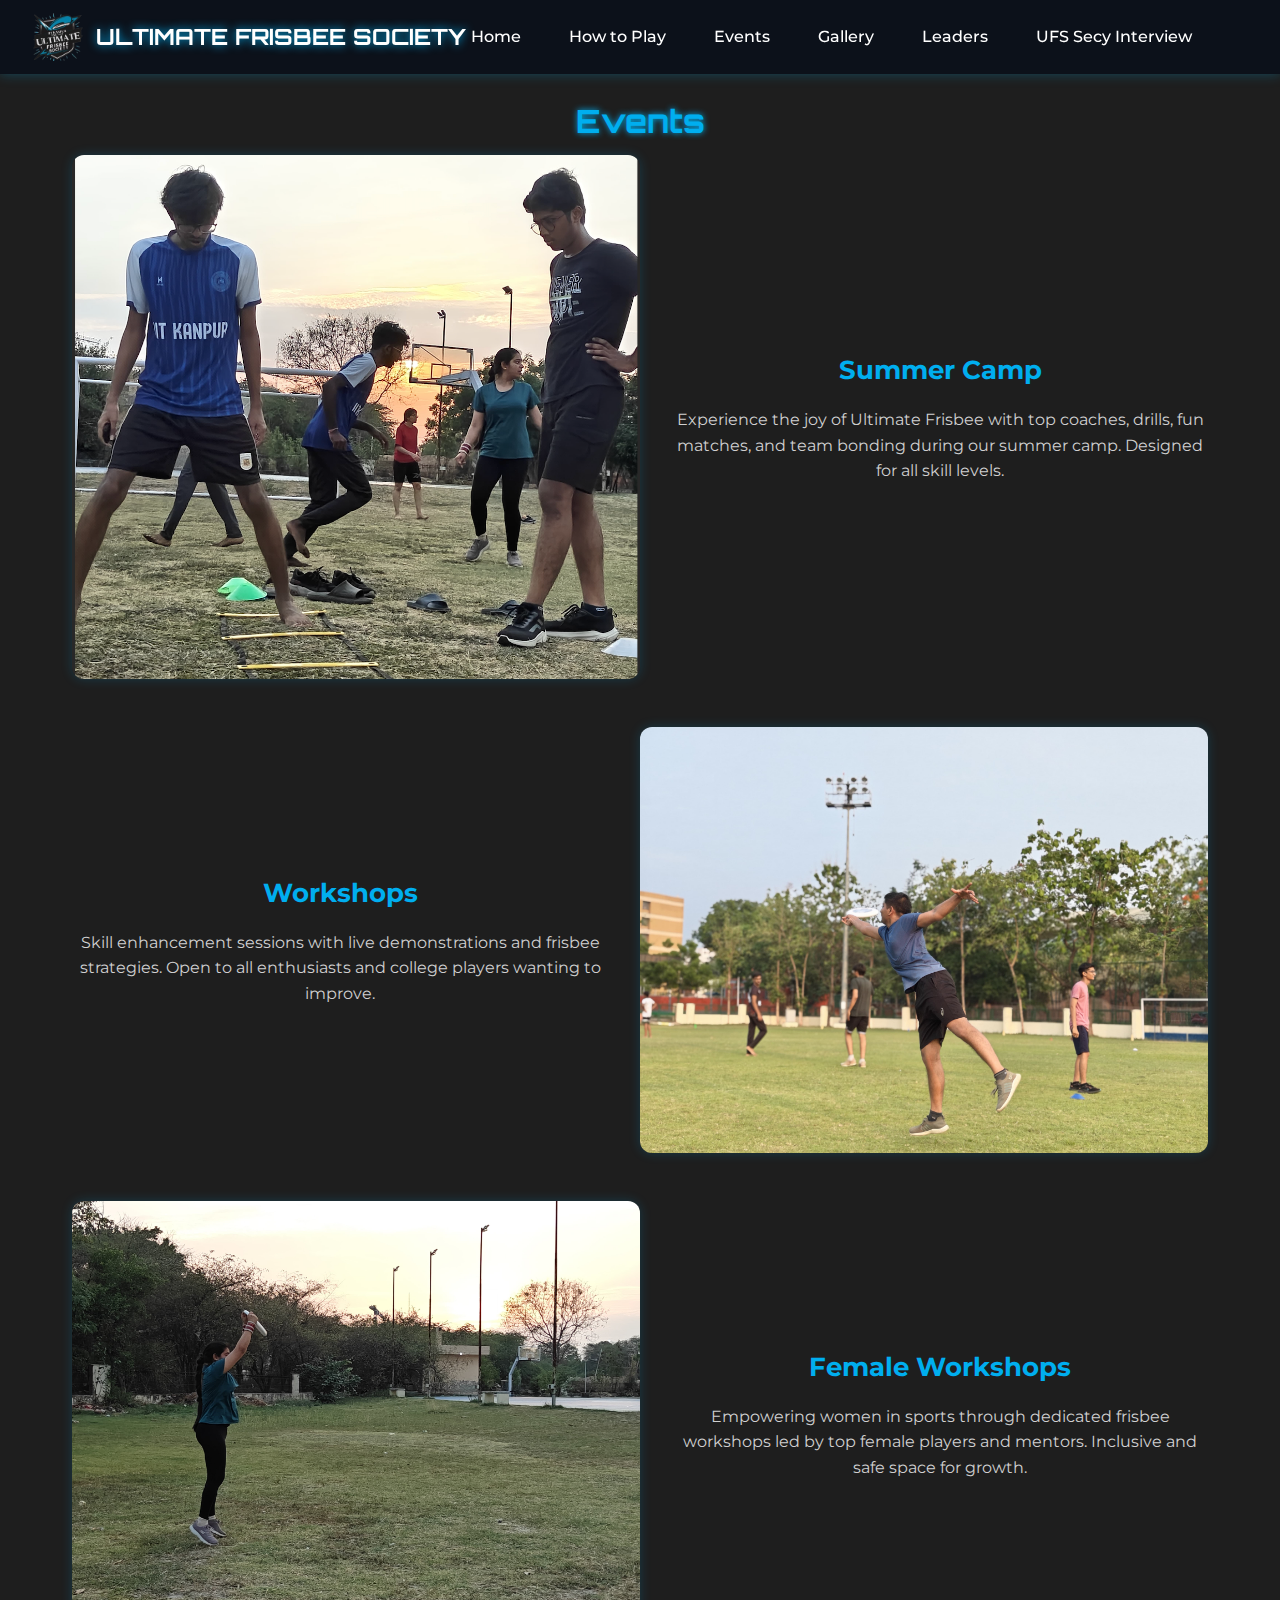
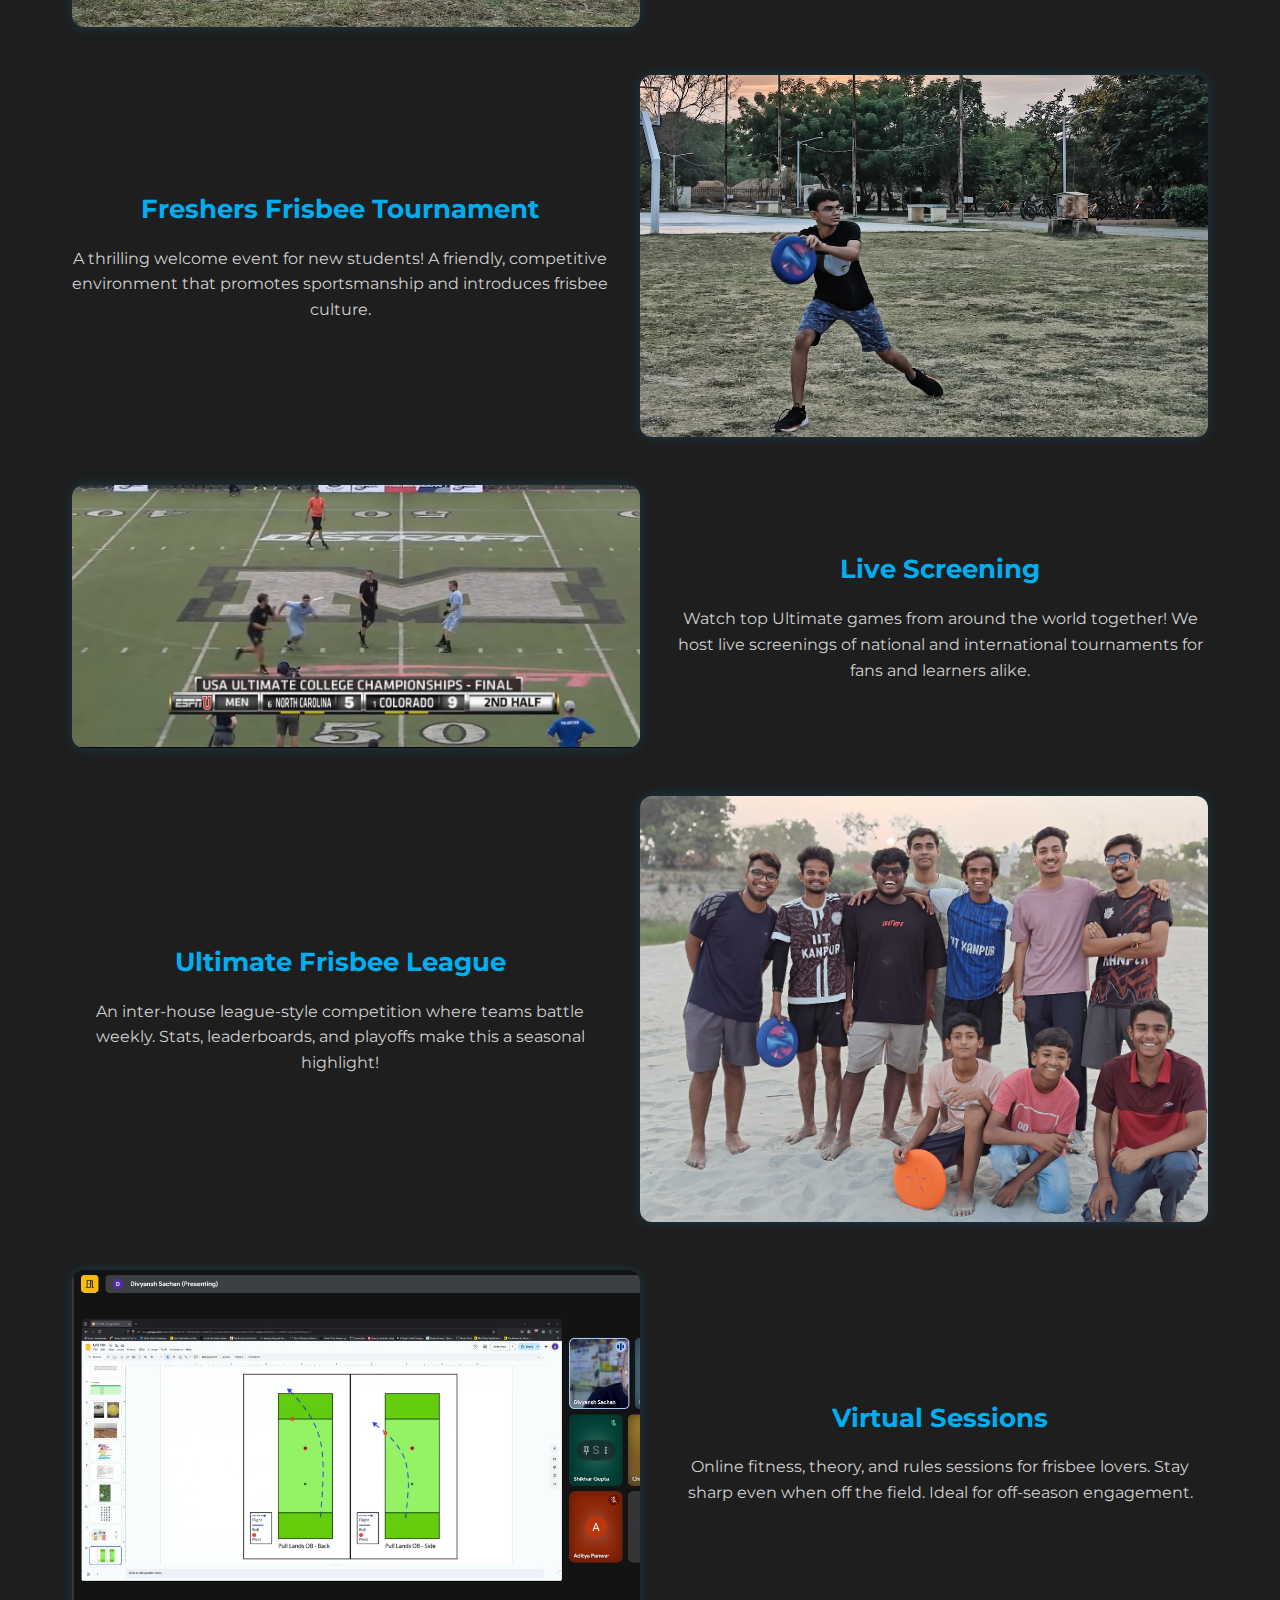
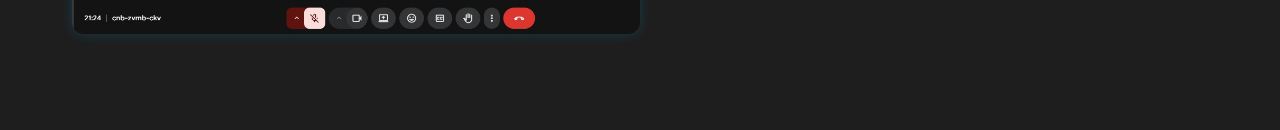
<file: ufs-website/events.html>
<!DOCTYPE html>
<html lang="en">
<head>
  <meta charset="UTF-8" />
  <meta name="viewport" content="width=device-width, initial-scale=1.0"/>
  <title>UFS Events</title>
  <link href="https://fonts.googleapis.com/css2?family=Orbitron:wght@600&family=Montserrat&display=swap" rel="stylesheet">
  <link rel="stylesheet" href="style.css" />
</head>
<body>
  <!-- Navbar -->
  <nav class="ufs-navbar">
    <div class="ufs-logo-title">
      <img src="images/logos/logo.jpg" alt="UFS Logo" class="ufs-logo" />
      <span class="ufs-title">ULTIMATE FRISBEE SOCIETY</span>
    </div>
    <button class="nav-toggle" onclick="toggleNav()">☰</button>
    <div class="ufs-nav">
      <ul class="ufs-nav-links" id="ufsNavLinks">
        <li><a href="index.html">Home</a></li>
        <li><a href="rules.html">How to Play</a></li>
        <li><a href="events.html">Events</a></li>
        <li><a href="gallery.html">Gallery</a></li>
        <li><a href="team.html">Leaders</a></li>
        <li><a href="UFS secy interview/UFS secy Interview.html">UFS Secy Interview</a></li>
      </ul>
    </div>
  </nav>
  <!-- Events -->
  <main class="events-section">
    <h2 class="events-heading">Events</h2>

    <div class="event-block">
      <img src="images/events/summerCamp.png" alt="Summer Camp" class="event-img" />
      <div class="event-content">
        <h3>Summer Camp</h3>
        <p>Experience the joy of Ultimate Frisbee with top coaches, drills, fun matches, and team bonding during our summer camp. Designed for all skill levels.</p>
      </div>
    </div>

    <div class="event-block reverse">
      <img src="images/events/workshop.jpg" alt="Workshops" class="event-img" />
      <div class="event-content">
        <h3>Workshops</h3>
        <p>Skill enhancement sessions with live demonstrations and frisbee strategies. Open to all enthusiasts and college players wanting to improve.</p>
      </div>
    </div>

    <div class="event-block">
      <img src="images/events/WhatsApp Image 2025-05-29 at 22.11.07.jpeg" alt="Female Workshops" class="event-img" />
      <div class="event-content">
        <h3>Female Workshops</h3>
        <p>Empowering women in sports through dedicated frisbee workshops led by top female players and mentors. Inclusive and safe space for growth.</p>
      </div>
    </div>

    <div class="event-block reverse">
      <img src="images/events/WhatsApp Image 2025-05-29 at 22.11.06.jpeg" alt="Freshers Tournament" class="event-img" />
      <div class="event-content">
        <h3>Freshers Frisbee Tournament</h3>
        <p>A thrilling welcome event for new students! A friendly, competitive environment that promotes sportsmanship and introduces frisbee culture.</p>
      </div>
    </div>

    <div class="event-block">
      <img src="images/events/screening.jpg" alt="Live Screening" class="event-img" />
      <div class="event-content">
        <h3>Live Screening</h3>
        <p>Watch top Ultimate games from around the world together! We host live screenings of national and international tournaments for fans and learners alike.</p>
      </div>
    </div>

    <div class="event-block reverse">
      <img src="images/events/ultimate frisbee league.jpg" alt="Frisbee League" class="event-img" />
      <div class="event-content">
        <h3>Ultimate Frisbee League</h3>
        <p>An inter-house league-style competition where teams battle weekly. Stats, leaderboards, and playoffs make this a seasonal highlight!</p>
      </div>
    </div>

    <div class="event-block">
      <img src="images/events/virtualSession.jpg" alt="Virtual Sessions" class="event-img" />
      <div class="event-content">
        <h3>Virtual Sessions</h3>
        <p>Online fitness, theory, and rules sessions for frisbee lovers. Stay sharp even when off the field. Ideal for off-season engagement.</p>
      </div>
    </div>
  </main>

  <script src="script.js"></script>
</body>
</html>
</file>
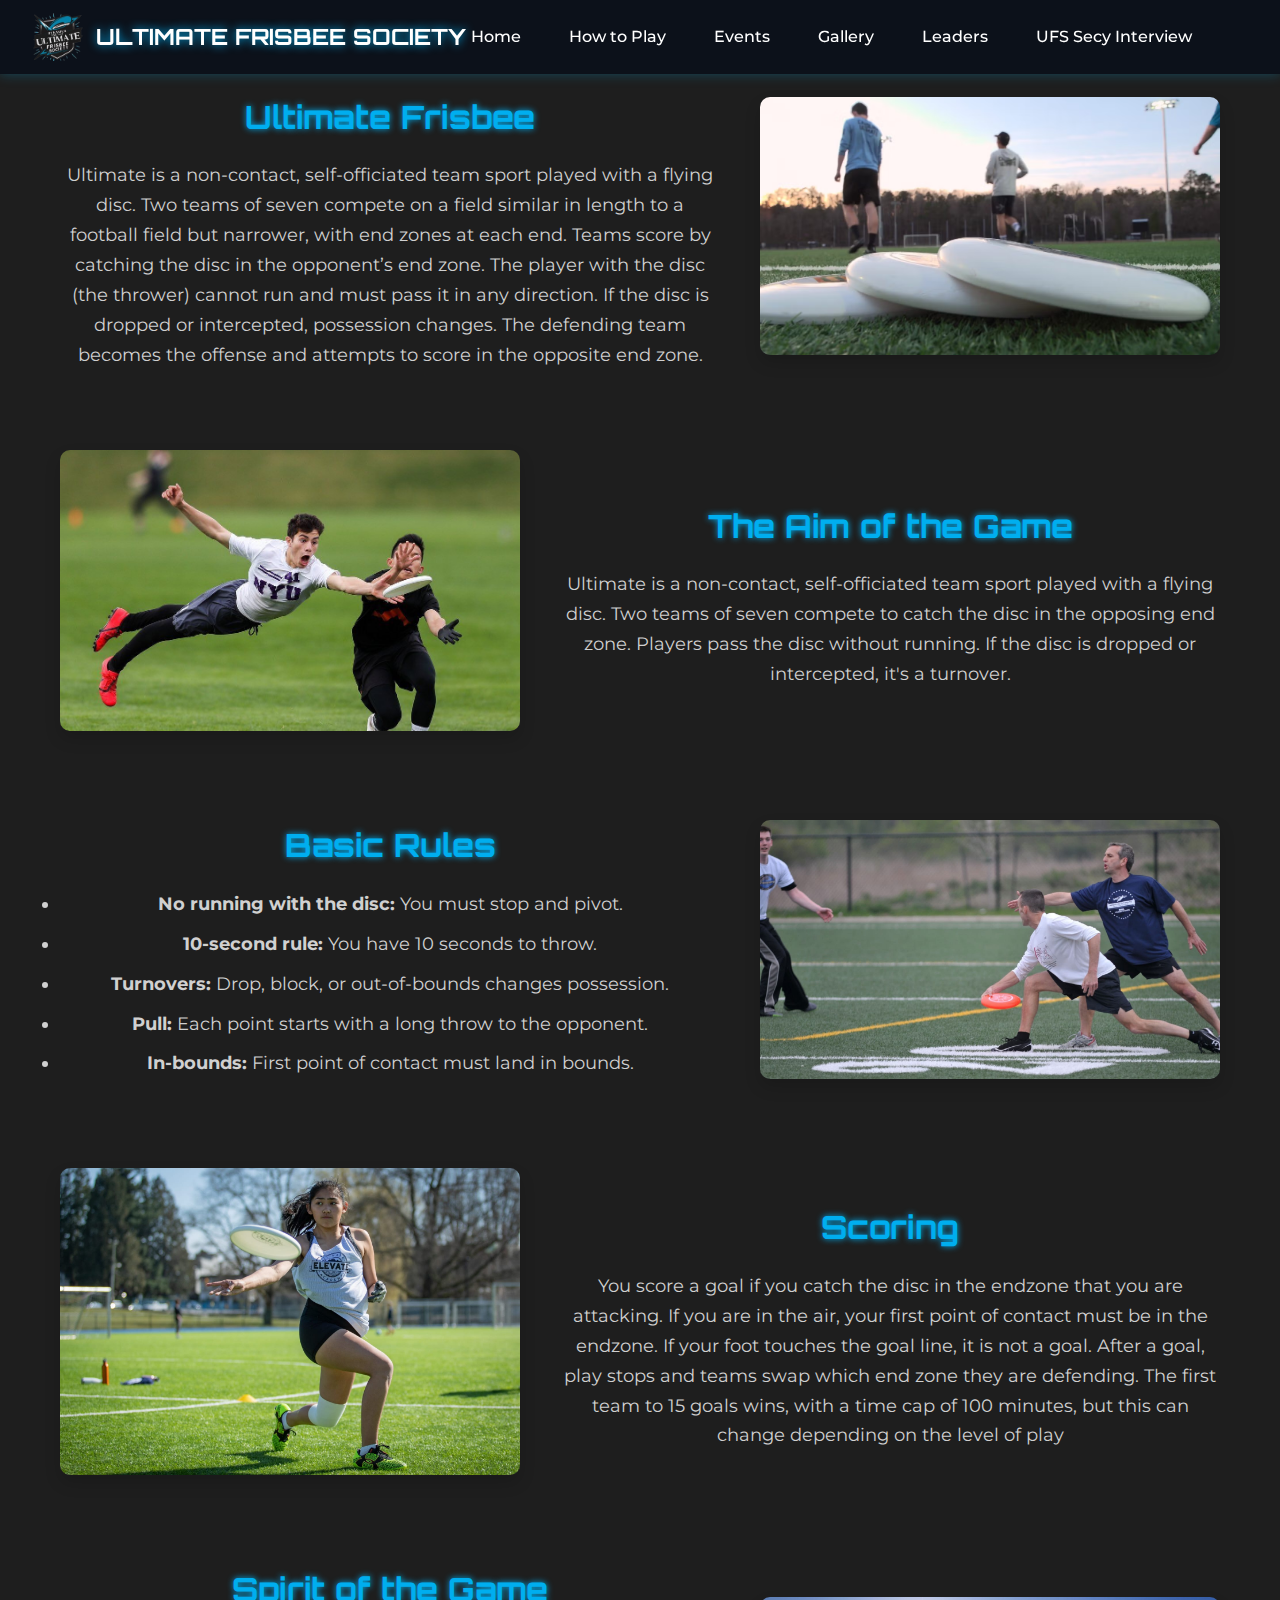
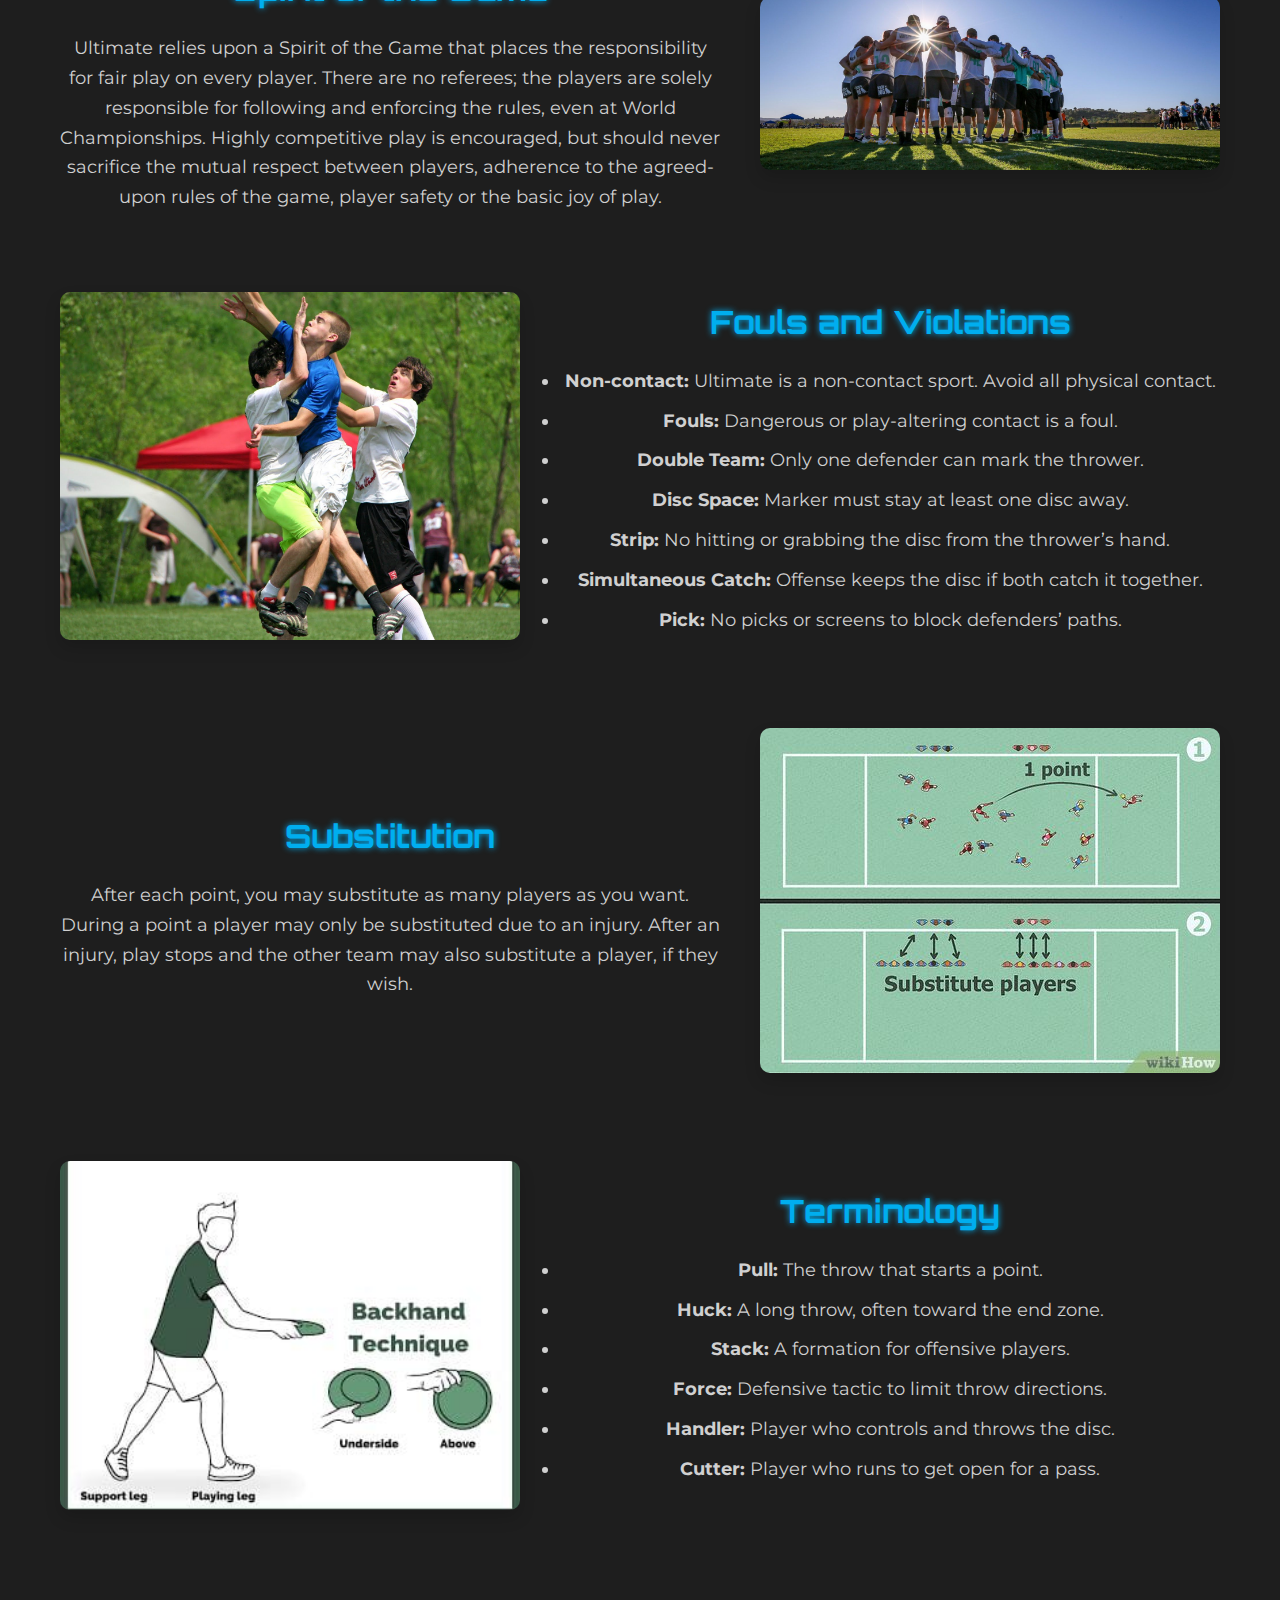
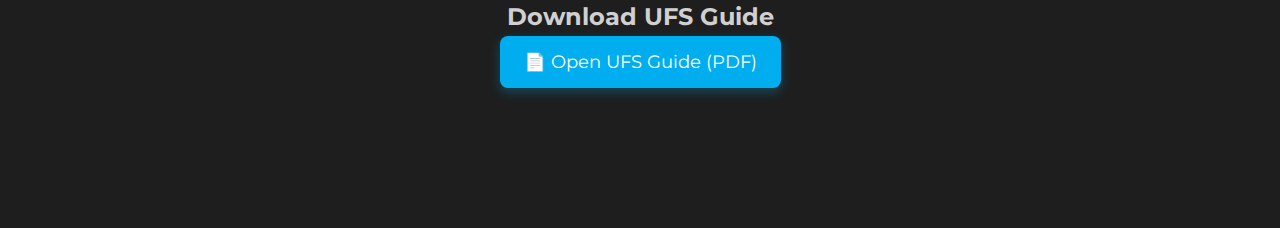
<file: ufs-website/rules.html>
<!DOCTYPE html>
<html lang="en">
<head>
  <meta charset="UTF-8" />
  <meta name="viewport" content="width=device-width, initial-scale=1.0"/>
  <title>Ultimate Frisbee Society | IIT Kanpur</title>
  <link href="https://fonts.googleapis.com/css2?family=Orbitron:wght@600&family=Montserrat&display=swap" rel="stylesheet">
  <link rel="stylesheet" href="style.css" />
</head>
<body class="rulesBody">
  <header class="ufs-navbar">
    <div class="ufs-logo-title">
      <img src="images/logos/logo.jpg" alt="UFS Logo" class="ufs-logo" />
      <span class="ufs-title">ULTIMATE FRISBEE SOCIETY</span>
    </div>
    <button class="nav-toggle" onclick="toggleNav()">☰</button>
    <nav class="ufs-nav">
      <ul class="ufs-nav-links" id="ufsNavLinks">
        <li><a href="index.html">Home</a></li>
        <li><a href="rules.html">How to Play</a></li>
        <li><a href="events.html">Events</a></li>
        <li><a href="gallery.html">Gallery</a></li>
        <li><a href="team.html">Leaders</a></li>
        <li><a href="UFS secy interview/UFS secy Interview.html">UFS Secy Interview</a></li>
      </ul>
    </nav>
  </header>

  <main class="ufs-wrapper">
    <section class="ufs-section">
      <div class="section-content">
        <div class="ufs-text">
          <h2>Ultimate Frisbee</h2>
          <p>Ultimate is a non-contact, self-officiated team sport played with a flying disc. Two teams of seven compete on a field similar in length to a football field but narrower, with end zones at each end. Teams score by catching the disc in the opponent’s end zone. The player with the disc (the thrower) cannot run and must pass it in any direction. If the disc is dropped or intercepted, possession changes. The defending team becomes the offense and attempts to score in the opposite end zone.</p>
        </div>
        <div class="ufs-img">
          <img src="images/howToPlay/pic1.avif" alt="Frisbee action shot" />
        </div>
      </div>
    </section>

    <section class="ufs-section">
      <div class="section-content reverse">
        <div class="ufs-text">
          <h2>The Aim of the Game</h2>
          <p>Ultimate is a non-contact, self-officiated team sport played with a flying disc. Two teams of seven compete to catch the disc in the opposing end zone. Players pass the disc without running. If the disc is dropped or intercepted, it's a turnover.</p>
        </div>
        <div class="ufs-img">
          <img src="images/howToPlay/pic2.jpg" alt="Aim of game" />
        </div>
      </div>
    </section>

    <section class="ufs-section">
      <div class="section-content">
        <div class="ufs-text">
          <h2>Basic Rules</h2>
          <ul>
            <li><strong>No running with the disc:</strong> You must stop and pivot.</li>
            <li><strong>10-second rule:</strong> You have 10 seconds to throw.</li>
            <li><strong>Turnovers:</strong> Drop, block, or out-of-bounds changes possession.</li>
            <li><strong>Pull:</strong> Each point starts with a long throw to the opponent.</li>
            <li><strong>In-bounds:</strong> First point of contact must land in bounds.</li>
          </ul>
        </div>
        <div class="ufs-img">
          <img src="images/howToPlay/PHOTO-2025-06-23-14-43-50.jpg" alt="Rules" />
        </div>
      </div>
    </section>

    <section class="ufs-section">
      <div class="section-content reverse">
        <div class="ufs-text">
          <h2>Scoring</h2>
          <p>You score a goal if you catch the disc in the endzone that you are
attacking. If you are in the air, your first point of contact must be in the
endzone. If your foot touches the goal line, it is not a goal. After a goal,
play stops and teams swap which end zone they are defending. The
first team to 15 goals wins, with a time cap of 100 minutes, but this can
change depending on the level of play</p>
        </div>
        <div class="ufs-img">
          <img src="images/howToPlay/PHOTO-2025-06-23-14-43-51 2.jpg" alt="Scoring" />
        </div>
      </div>
    </section>

    <section class="ufs-section">
      <div class="section-content">
        <div class="ufs-text">
          <h2>Spirit of the Game</h2>
          <p>Ultimate relies upon a Spirit of the Game that places the responsibility
for fair play on every player. There are no referees; the players are
solely responsible for following and enforcing the rules, even at World
Championships. Highly competitive play is encouraged, but should
never sacrifice the mutual respect between players, adherence to the
agreed-upon rules of the game, player safety or the basic joy of play.</p>
        </div>
        <div class="ufs-img">
          <img src="images/howToPlay/spirit of the game.jpg" alt="Spirit" />
        </div>
      </div>
    </section>

    <section class="ufs-section">
  <div class="section-content reverse">
    <div class="ufs-text">
      <h2>Fouls and Violations</h2>
      <ul>
        <li><strong>Non-contact:</strong> Ultimate is a non-contact sport. Avoid all physical contact.</li>
        <li><strong>Fouls:</strong> Dangerous or play-altering contact is a foul.</li>
        <li><strong>Double Team:</strong> Only one defender can mark the thrower.</li>
        <li><strong>Disc Space:</strong> Marker must stay at least one disc away.</li>
        <li><strong>Strip:</strong> No hitting or grabbing the disc from the thrower’s hand.</li>
        <li><strong>Simultaneous Catch:</strong> Offense keeps the disc if both catch it together.</li>
        <li><strong>Pick:</strong> No picks or screens to block defenders’ paths.</li>
      </ul>
    </div>
    <div class="ufs-img">
      <img src="images/howToPlay/foul and violation.jpg" alt="fouls" />
    </div>
  </div>
</section>

    <section class="ufs-section">
      <div class="section-content">
        <div class="ufs-text">
          <h2>Substitution</h2>
          <p>After each point, you may substitute as many players as you want.
During a point a player may only be substituted due to an injury. After
an injury, play stops and the other team may also substitute a player, if
they wish.</p>
        </div>
        <div class="ufs-img">
          <img src="images/howToPlay/PHOTO-2025-06-23-14-43-50 2.jpg" alt="Substitution" />
        </div>
      </div>
    </section>

    <section class="ufs-section">
      <div class="section-content reverse">
        <div class="ufs-text">
          <h2>Terminology</h2>
          <ul>
            <li><strong>Pull:</strong> The throw that starts a point.</li>
            <li><strong>Huck:</strong> A long throw, often toward the end zone.</li>
            <li><strong>Stack:</strong> A formation for offensive players.</li>
            <li><strong>Force:</strong> Defensive tactic to limit throw directions.</li>
            <li><strong>Handler:</strong> Player who controls and throws the disc.</li>
            <li><strong>Cutter:</strong> Player who runs to get open for a pass.</li>
          </ul>
        </div>
        <div class="ufs-img">
          <img src="images/howToPlay/PHOTO-2025-06-23-14-49-23.jpg" alt="Terminology" />
        </div>
      </div>
    </section>

    <section class="ufs-section ufs-download">
      <h2>Download UFS Guide</h2>
      <a href="howToPlayDoc/HowToPlay.pdf" target="_blank" class="pdf-button">📄 Open UFS Guide (PDF)</a>
    </section>
  </main>
  <script src="script.js"></script>
</body>
</html>
</file>
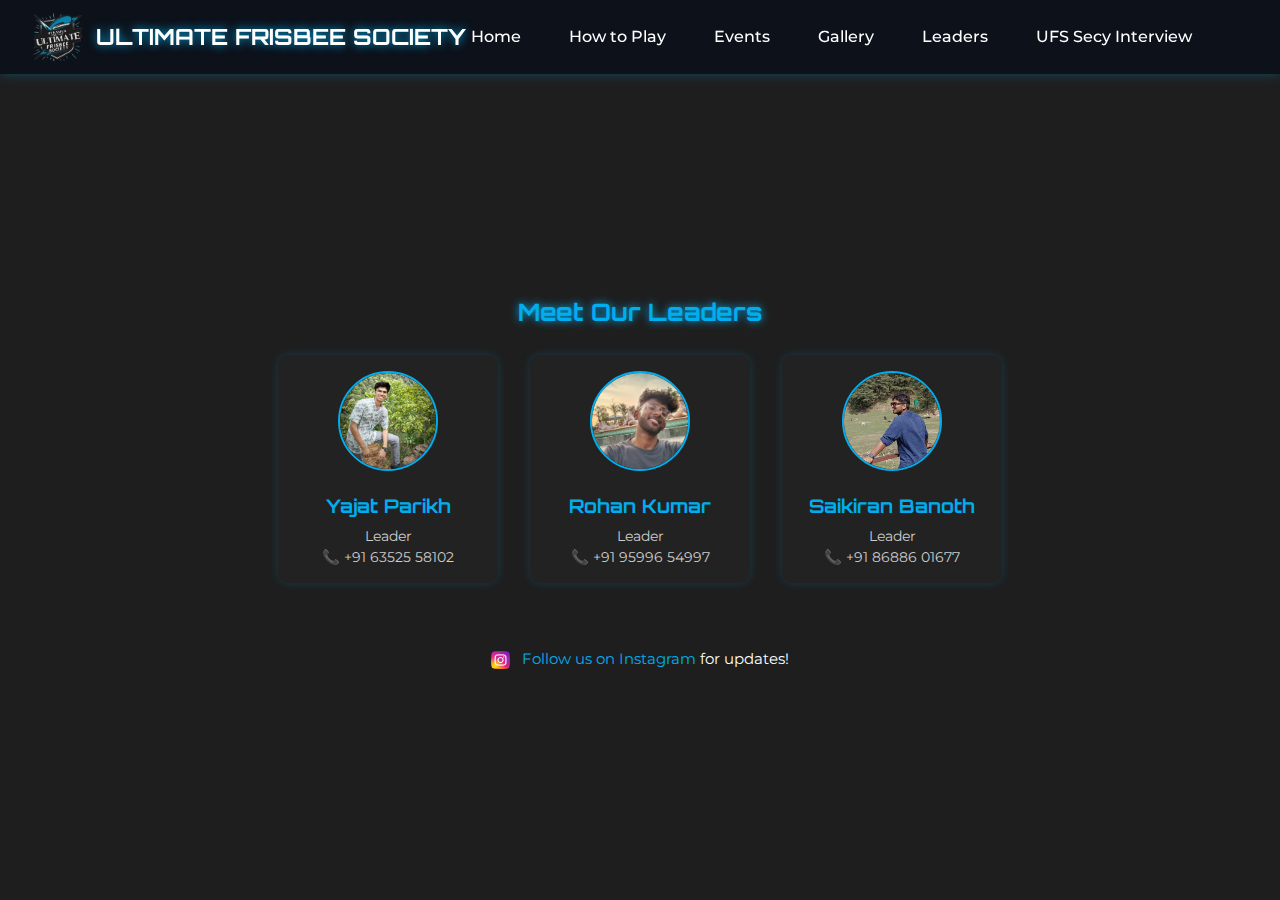
<file: ufs-website/team.html>
<!DOCTYPE html>
<html lang="en">
<head>
  <meta charset="UTF-8" />
  <meta name="viewport" content="width=device-width, initial-scale=1.0"/>
  <title>Ultimate Frisbee Society | IIT Kanpur</title>
  <link href="https://fonts.googleapis.com/css2?family=Orbitron:wght@600&family=Montserrat&display=swap" rel="stylesheet">
  <link rel="stylesheet" href="style.css"> <!-- optional shared styling -->
</head>
<body>

  <header class="ufs-navbar">
    <div class="ufs-logo-title">
      <img src="images/logos/logo.jpg" alt="UFS Logo" class="ufs-logo" />
      <span class="ufs-title">ULTIMATE FRISBEE SOCIETY</span>
    </div>
    <button class="nav-toggle" onclick="toggleNav()">☰</button>
    <nav class="ufs-nav">
      <ul class="ufs-nav-links" id="ufsNavLinks">
        <li><a href="index.html">Home</a></li>
        <li><a href="rules.html">How to Play</a></li>
        <li><a href="events.html">Events</a></li>
        <li><a href="gallery.html">Gallery</a></li>
        <li><a href="team.html">Leaders</a></li>
        <li><a href="UFS secy interview/UFS secy Interview.html">UFS Secy Interview</a></li>
      </ul>
    </nav>
  </header>
  <section class="contact-section">
  <h2>Meet Our Leaders</h2>
  <div class="contact-cards">
    <div class="contact-card">
      <img src="images/team/yajat.jpeg" alt="Yajat Parikh" />
      <h3>Yajat Parikh</h3>
      <p class="desc">Leader<br>📞 +91 63525 58102</p>
    </div>
    <div class="contact-card">
      <img src="images/team/rohan.jpeg" alt="Rohan Kumar" />
      <h3>Rohan Kumar</h3>
      <p class="desc">Leader<br>📞 +91 95996 54997</p>
    </div>
    <div class="contact-card">
      <img src="images/team/saikiran.jpg" alt="Saikiran Banoth" />
      <h3>Saikiran Banoth</h3>
      <p class="desc">Leader<br>📞 +91 86886 01677</p>
    </div>
  </div>
</section>

<div class="footer">
  <p>
    <img src="images/logos/instagram.png" alt="Instagram" class="icon">
    <a href="https://www.instagram.com/ultimatefrisbee_iitk/" target="_blank">Follow us on Instagram</a> for updates!
  </p>
</div>
  <script src="script.js"></script>
</body>
</html>
</file>
<file: style.css>
/* Reset */
* {
  margin: 0;
  padding: 0;
  box-sizing: border-box;
}

:root {
  --bg-color-dark: #1e1e1e;
  --text-color-dark: #ffffff;
  --bg-color-light: #ffffff;
  --text-color-light: #000000;
  --accent-color: #00AEEF;
}

body {
  background-color: var(--bg-color-dark);
  color: var(--text-color-dark);
}

body.light-theme {
  background-color: var(--bg-color-light);
  color: var(--text-color-light);
}

body.light-theme .ufs-navbar,
body.light-theme .ufs-nav-links,
body.light-theme .contact-card {
  background-color: #f0f0f0;
  color: var(--text-color-light);
  box-shadow: 0 0 10px rgba(0,0,0,0.15);
}

body.light-theme .ufs-title,
body.light-theme .events-heading,
body.light-theme h2,
body.light-theme h3 {
  color: var(--accent-color);
  text-shadow: none;
}

body.light-theme .footer a {
  color: #007EAE;
}

body.light-theme .contact-card .desc {
  color: #333;
}

body.light-theme .ufs-nav-links li a {
  color: #000;
}

body.light-theme .ufs-nav-links li a:hover {
  color: var(--accent-color);
}

body.light-theme .event-content p,
body.light-theme .page-section p {
  color: #444;
}
```

2. **Add somewhere in your Navbar CSS (for the new button):**
```css
.theme-toggle {
  background: none;
  border: none;
  font-size: 1.5rem;
  margin-right: 1rem;
  cursor: pointer;
  color: white;
  transition: color 0.3s ease;
}

body.light-theme .theme-toggle {
  color: black;
}

html {
  scroll-behavior: smooth;
}

body {
  margin: 0;
  padding: 0;
  font-family: 'Montserrat', sans-serif;
  background-color: #1e1e1e;
  color: white;
  line-height: 1.6;
  display: flex;
  flex-direction: column;
  align-items: center;
  justify-content: center;
  min-height: 100vh;
  text-align: center;
  position: relative;
  overflow-x: hidden;
  overflow-y: auto;
  scrollbar-width: none;
  -ms-overflow-style: none;
}

body::-webkit-scrollbar {
  display: none;
}
/* Footer */
.footer {
  margin-top: 2rem;
  font-size: 0.95rem;
  z-index: 1;
}

.footer a {
  color: #00AEEF;
  text-decoration: none;
}

.footer a:hover {
  text-decoration: underline;
}

.contacts {
  margin-top: 1.5rem;
  z-index: 1;
  font-size: 0.95rem;
  line-height: 1.6;
}

.icon {
  height: 1.2em;
  vertical-align: middle;
  margin-right: 8px;
}

/* Navbar */
/* 🌐 Base Navbar Styling */
.ufs-navbar {
  width: 100%;
  padding: 0.8rem 2rem;
  background-color: #0c111a;
  display: flex;
  align-items: center;
  justify-content: space-between;
  position: fixed;
  top: 0;
  z-index: 999;
  box-shadow: 0 0 12px rgba(0, 174, 239, 0.3);
  flex-wrap: wrap;
}

.ufs-logo-title {
  display: flex;
  align-items: center;
  gap: 12px;
  flex-shrink: 1;
  min-width: 0;
  max-width: 100%;
}

.ufs-logo {
  height: 48px;
  width: auto;
  border-radius: 6px;
  flex-shrink: 0;
}

.ufs-title {
  font-family: 'Orbitron', sans-serif;
  font-size: 1.4rem;
  color: #ffffff;
  font-weight: 700;
  text-shadow: 0 0 10px #00AEEF;
  white-space: nowrap;
}

.ufs-nav {
  flex-grow: 1;
  display: flex;
  justify-content: flex-end;
  max-width: 100%;
  margin-right: 3.5rem;
}

.ufs-nav-links {
  list-style: none;
  display: flex;
  gap: 3rem;
  margin: 0;
  padding: 0;
  flex-wrap: wrap;
  transition: all 0.3s ease;
}

.ufs-nav-links li a {
  color: #ffffff;
  text-decoration: none;
  font-family: 'Montserrat', sans-serif;
  font-weight: 500;
  font-size: 1rem;
  padding: 0.3rem 0;
  transition: all 0.3s ease;
  position: relative;
  white-space: nowrap;
}

.ufs-nav-links li a::after {
  content: '';
  position: absolute;
  left: 0;
  bottom: -4px;
  width: 0;
  height: 2px;
  background: #00AEEF;
  transition: width 0.3s ease;
}

.ufs-nav-links li a:hover {
  color: #00AEEF;
}

.ufs-nav-links li a:hover::after {
  width: 100%;
}

/* 🍔 Hamburger Toggle */
.nav-toggle {
  display: none;
  font-size: 2rem;
  background: none;
  border: none;
  color: white;
  cursor: pointer;
}

/* 📱 Responsive Styles */
@media (max-width: 768px) {
  .ufs-navbar {
    padding: 0.5rem 1rem;
  }

  .ufs-logo {
    height: 40px;
  }

  .ufs-title {
    font-size: 1.1rem;
  }

  .ufs-nav {
    margin-right: 0;
    width: 100%;
    justify-content: flex-end;
  }

  .nav-toggle {
    display: block;
  }

  .ufs-nav-links {
    display: none;
    flex-direction: column;
    position: absolute;
    top: 60px;
    right: 10px;
    background-color: #0b111f;
    padding: 12px 16px;
    border-radius: 8px;
    box-shadow: 0 8px 16px rgba(0, 174, 239, 0.15);
    z-index: 1000;
  }

  .ufs-nav-links.show {
    display: flex;
  }

  .ufs-nav-links li {
    margin: 10px 0;
  }
  @media (max-width: 768px) {
  .ufs-title {
    font-size: 3vw;
  }
}

@media (max-width: 480px) {
  .ufs-title {
    font-size: 3vw;
  }
}
}
/* 
.ufs-welcome {
  padding: 0rem 1rem;
  max-width: 1000px;
  margin: auto;
  font-family: 'Montserrat', sans-serif;
  line-height: 1.7;
  color: #d0d0d0;
} */

/* === Left-Aligned Home Page Styles === */
.home-section {
  z-index: 1;
}

.home-section h2 {
  margin-top: 6rem;
}

.home-section,
.page-section{
  text-align: left;
  padding-left: 3rem;
  margin: 0 auto;
  max-width: 1350px;
  z-index: 1;
}

.home-section h2,
.page-section h2{
  text-align: left;
  font-size: 2rem;
  margin-bottom: 1rem;
  color: #00AEEF;
  font-family: 'Orbitron', sans-serif;
  text-shadow: 0 0 6px #00AEEF;
}

.home-section p,
.page-section p {
  text-align: left;
  font-size: 1.1rem;
  color: #ccc;
  margin-bottom: 1rem;
  line-height: 1.7;
}
.page-section > * {
  margin-bottom: 1.2rem;
}

.page-section ul {
  margin-top: 0.5rem;
  margin-bottom: 1.5rem;
}

.page-section ul li {
  margin-bottom: 0.6rem;
  list-style-type: none;
}
.page-section ul {
  padding-left: 1.2rem;
  margin-bottom: 1.5rem;
}

.page-section ul li {
  text-align: left;
  font-size: 1rem;
  margin-bottom: 0.8rem;
}

.page-section ul ul {
  margin-top: 0.5rem;
  padding-left: 1.5rem;
  list-style-type: circle;
}

.page-section h4 {
  font-size: 1rem;
  font-weight: 500;
  color: #aeefff;
  margin: 0.3rem 0;
  font-family: 'Montserrat', sans-serif;
  text-shadow: 0 0 3px #007EAE;
}
@media (max-width: 768px) {
  .home-section,
  .page-section {
    margin: 1px;
  }
  .home-section h2 {
    margin-top: 4rem;
  }

  .page-section h2,
  .home-section h2 {
    font-size: 1.5rem;
  }

  .page-section ul {
    padding-left: 1rem;
  }

  .page-section ul ul {
    padding-left: 1.2rem;
  }
}
/* Contact Section */
.contact-section {
  margin-top: 2rem;
  padding: 2rem;
  z-index: 1;
}

.contact-section h2 {
  color: #00AEEF;
  text-shadow: 0 0 8px #00AEEF;
  margin-bottom: 1.5rem;
  font-family: 'Orbitron', sans-serif;
}

.contact-cards {
  display: flex;
  flex-wrap: wrap;
  gap: 2rem;
  justify-content: center;
}

.contact-card {
  background-color: #222;
  border-radius: 10px;
  padding: 1rem;
  text-align: center;
  width: 220px;
  box-shadow: 0 0 10px rgba(0, 174, 239, 0.2);
  transition: transform 0.3s;
}

.contact-card:hover {
  transform: translateY(-5px);
  box-shadow: 0 0 15px rgba(0, 174, 239, 0.4);
}

.contact-card img {
  width: 100px;
  height: 100px;
  object-fit: cover;
  border-radius: 50%;
  border: 2px solid #00AEEF;
  margin-bottom: 0.5rem;
}

.contact-card h3 {
  margin: 0.3rem 0;
  font-family: 'Orbitron', sans-serif;
  color: #00AEEF;
}

.contact-card .desc {
  font-size: 0.9rem;
  color: #ccc;
  font-family: 'Montserrat', sans-serif;
  line-height: 1.4;
}

/* Events Section */
.events-section {
  padding: 6rem 2rem 3rem;
  max-width: 1200px;
  margin: auto;
}

.events-heading {
  font-family: 'Orbitron', sans-serif;
  font-size: 2rem;
  color: #00AEEF;
  margin-bottom: 0.5rem;
  text-shadow: 0 0 6px #00AEEF;
}

.event-block {
  display: flex;
  align-items: center;
  gap: 2rem;
  margin-bottom: 3rem;
}

.event-block.reverse {
  flex-direction: row-reverse;
}

.event-img {
  width: 50%;
  height: auto;
  border-radius: 12px;
  box-shadow: 0 0 12px rgba(0, 174, 239, 0.2);
  transition: 1s ease;
}
.event-img:hover {
  scale: 1.01;
}

.event-content {
  width: 50%;
}

.event-content h3 {
  color: #00AEEF;
  font-size: 1.6rem;
  margin-bottom: 1rem;
}

.event-content p {
  color: #d0d0d0;
  font-size: 1rem;
  font-weight: 400;
}
@media (max-width: 768px) {
  .img-right,
  .event-block {
    flex-direction: column;
  }

  .event-img,
  .event-content {
    width: 100%;
  }

  .ufs-terms ul {
    columns: 1;
  }
}
/* how to play (rules page) styling*/
/* Base Wrapper */
.rulesBody {
  margin-top: 30px;
}
.ufs-wrapper {
  max-width: 1200px;
  margin: 60px auto;
  padding: 0 20px;
  font-family: 'Montserrat', sans-serif;
  color: #d0d0d0;
}

/* Section Container */
.ufs-section {
  margin-bottom: 80px;
}

.section-content {
  display: flex;
  align-items: center;
  justify-content: space-between;
  flex-wrap: wrap;
  gap: 40px;
}

.section-content.reverse {
  flex-direction: row-reverse;
}

.ufs-text {
  flex: 1 1 500px;
  font-size: 1.1rem;
  line-height: 1.7;
}

.ufs-text h2 {
  font-family: 'Orbitron', sans-serif;
  font-size: 2rem;
  color: #00AEEF;
  margin-bottom: 1rem;
  text-shadow: 0 0 6px #00AEEF;
}

.ufs-img {
  flex: 1 1 300px;
}

.ufs-img img {
  width: 100%;
  border-radius: 10px;
  box-shadow: 0 8px 16px rgba(0, 0, 0, 0.15);
}

.ufs-section ul {
  padding-left: 0;
  text-align: left;
}

.ufs-section li {
  margin-bottom: 10px;
}

/* Download Button */
.ufs-download {
  text-align: center;
  margin-top: 40px;
}

.pdf-button {
  display: inline-block;
  background-color: #00AEEF;
  color: #fff;
  padding: 12px 24px;
  font-size: 1.1rem;
  font-family: 'Montserrat', sans-serif;
  border: none;
  border-radius: 8px;
  text-decoration: none;
  transition: background-color 0.3s ease;
  box-shadow: 0 4px 12px rgba(0, 174, 239, 0.3);
}

.pdf-button:hover {
  background-color: #008bb9;
}

/* Responsive Design */
@media (max-width: 768px) {
  .section-content,
  .section-content.reverse {
    flex-direction: column;
    text-align: center;
  }

  .ufs-text {
    flex: 1 1 auto;
  }

  .ufs-img {
    flex: 1 1 auto;
  }

  .ufs-text h2 {
    font-size: 1.6rem;
  }
}
/* gallery page */
.gallery-section {
  padding: 4rem 2rem;
  max-width: 1200px;
  margin: auto;
  font-family: 'Montserrat', sans-serif;
}

.gallery-heading {
  margin-top: 30px;
  font-family: 'Orbitron', sans-serif;
  font-size: 2.5rem;
  text-align: center;
  color: #00AEEF;
  margin-bottom: 2rem;
  text-shadow: 0 0 5px #00AEEF;
}

.gallery-grid {
  display: grid;
  grid-template-columns: repeat(auto-fit, minmax(250px, 1fr));
  gap: 20px;
}

.gallery-grid img {
  width: 100%;
  height: 80%;
  object-fit: cover;
  border-radius: 10px;
  box-shadow: 0 8px 16px rgba(0,0,0,0.2);
  transition: transform 0.3s ease;
}
.gallery-grid video {
  width: 150%;
  border-radius: 10px;
  box-shadow: 0 8px 16px rgba(0,0,0,0.2);
  transition: transform 0.3s ease;
}

.gallery-grid img:hover {
  transform: scale(1.05);
}
@media (max-width: 768px) {
  .gallery-grid video {
  width: 100%;
  border-radius: 10px;
  box-shadow: 0 8px 16px rgba(0,0,0,0.2);
  transition: transform 0.3s ease;
}

}

/* interview results page styles */
body {
      margin: 0;
      padding: 0;
      background-color: #1e1e1e;
      font-family: 'Montserrat', sans-serif;
      color: #ffffff;
      display: flex;
      flex-direction: column;
      align-items: center;
      justify-content: center;
      min-height: 100vh;
      text-align: center;
      position: relative;
      overflow-x: hidden; /* hide horizontal scrollbar */
      overflow-y: auto;   /* allow vertical scrolling */

    }
    h1 {
      font-family: 'Orbitron', sans-serif;
      font-size: 2.5rem;
      color: #00AEEF;
      text-shadow: 0 0 10px #00AEEF;
      margin-bottom: 1rem;
      z-index: 1;
    }

    input, button {
      padding: 10px 20px;
      font-size: 1rem;
      margin: 0.5rem;
      border: none;
      border-radius: 8px;
      outline: none;
      transition: 0.3s ease;
      z-index: 1;
    }

    input {
      width: 250px;
    }

    button {
      background-color: #00AEEF;
      color: #fff;
      cursor: pointer;
    }

    button:hover {
      background-color: #007EAE;
    }

    #result {
      margin-top: 1rem;
      font-size: 1.2rem;
      color: #00ffcc;
      text-shadow: 0 0 5px #00ffcc;
      z-index: 1;
    }

    .footer {
      margin-top: 2rem;
      font-size: 0.95rem;
      z-index: 1;
    }

    .footer a {
      color: #00AEEF;
      text-decoration: none;
    }

    .footer a:hover {
      text-decoration: underline;
    }

    .contacts {
      margin-top: 1.5rem;
      z-index: 1;
      font-size: 0.95rem;
      line-height: 1.6;
    }

    .emoji {
      font-size: 1.3rem;
    }
</file>
<file: ufs-website/style.css>
/* Reset */
* {
  margin: 0;
  padding: 0;
  box-sizing: border-box;
}

html {
  scroll-behavior: smooth;
}

body {
  margin: 0;
  padding: 0;
  font-family: 'Montserrat', sans-serif;
  background-color: #1e1e1e;
  color: white;
  line-height: 1.6;
  display: flex;
  flex-direction: column;
  align-items: center;
  justify-content: center;
  min-height: 100vh;
  text-align: center;
  position: relative;
  overflow-x: hidden;
  overflow-y: auto;
  scrollbar-width: none;
  -ms-overflow-style: none;
}

body::-webkit-scrollbar {
  display: none;
}
/* Footer */
.footer {
  margin-top: 2rem;
  font-size: 0.95rem;
  z-index: 1;
}

.footer a {
  color: #00AEEF;
  text-decoration: none;
}

.footer a:hover {
  text-decoration: underline;
}

.contacts {
  margin-top: 1.5rem;
  z-index: 1;
  font-size: 0.95rem;
  line-height: 1.6;
}

.icon {
  height: 1.2em;
  vertical-align: middle;
  margin-right: 8px;
}

/* Navbar */
/* 🌐 Base Navbar Styling */
.ufs-navbar {
  width: 100%;
  padding: 0.8rem 2rem;
  background-color: #0c111a;
  display: flex;
  align-items: center;
  justify-content: space-between;
  position: fixed;
  top: 0;
  z-index: 999;
  box-shadow: 0 0 12px rgba(0, 174, 239, 0.3);
  flex-wrap: wrap;
}

.ufs-logo-title {
  display: flex;
  align-items: center;
  gap: 12px;
  flex-shrink: 1;
  min-width: 0;
  max-width: 100%;
}

.ufs-logo {
  height: 48px;
  width: auto;
  border-radius: 6px;
  flex-shrink: 0;
}

.ufs-title {
  font-family: 'Orbitron', sans-serif;
  font-size: 1.4rem;
  color: #ffffff;
  font-weight: 700;
  text-shadow: 0 0 10px #00AEEF;
  white-space: nowrap;
}

.ufs-nav {
  flex-grow: 1;
  display: flex;
  justify-content: flex-end;
  max-width: 100%;
  margin-right: 3.5rem;
}

.ufs-nav-links {
  list-style: none;
  display: flex;
  gap: 3rem;
  margin: 0;
  padding: 0;
  flex-wrap: wrap;
  transition: all 0.3s ease;
}

.ufs-nav-links li a {
  color: #ffffff;
  text-decoration: none;
  font-family: 'Montserrat', sans-serif;
  font-weight: 500;
  font-size: 1rem;
  padding: 0.3rem 0;
  transition: all 0.3s ease;
  position: relative;
  white-space: nowrap;
}

.ufs-nav-links li a::after {
  content: '';
  position: absolute;
  left: 0;
  bottom: -4px;
  width: 0;
  height: 2px;
  background: #00AEEF;
  transition: width 0.3s ease;
}

.ufs-nav-links li a:hover {
  color: #00AEEF;
}

.ufs-nav-links li a:hover::after {
  width: 100%;
}

/* 🍔 Hamburger Toggle */
.nav-toggle {
  display: none;
  font-size: 2rem;
  background: none;
  border: none;
  color: white;
  cursor: pointer;
}

/* 📱 Responsive Styles */
@media (max-width: 768px) {
  .ufs-navbar {
    padding: 0.5rem 1rem;
  }

  .ufs-logo {
    height: 40px;
  }

  .ufs-title {
    font-size: 1.1rem;
  }

  .ufs-nav {
    margin-right: 0;
    width: 100%;
    justify-content: flex-end;
  }

  .nav-toggle {
    display: block;
  }

  .ufs-nav-links {
    display: none;
    flex-direction: column;
    position: absolute;
    top: 60px;
    right: 10px;
    background-color: #0b111f;
    padding: 12px 16px;
    border-radius: 8px;
    box-shadow: 0 8px 16px rgba(0, 174, 239, 0.15);
    z-index: 1000;
  }

  .ufs-nav-links.show {
    display: flex;
  }

  .ufs-nav-links li {
    margin: 10px 0;
  }
  @media (max-width: 768px) {
  .ufs-title {
    font-size: 3vw;
  }
}

@media (max-width: 480px) {
  .ufs-title {
    font-size: 3vw;
  }
}
}
/* 
.ufs-welcome {
  padding: 0rem 1rem;
  max-width: 1000px;
  margin: auto;
  font-family: 'Montserrat', sans-serif;
  line-height: 1.7;
  color: #d0d0d0;
} */

/* === Left-Aligned Home Page Styles === */
.home-section {
  z-index: 1;
}

.home-section h2 {
  margin-top: 6rem;
}

.home-section,
.page-section{
  text-align: left;
  padding-left: 3rem;
  margin: 0 auto;
  max-width: 1350px;
  z-index: 1;
}

.home-section h2,
.page-section h2{
  text-align: left;
  font-size: 2rem;
  margin-bottom: 1rem;
  color: #00AEEF;
  font-family: 'Orbitron', sans-serif;
  text-shadow: 0 0 6px #00AEEF;
}

.home-section p,
.page-section p {
  text-align: left;
  font-size: 1.1rem;
  color: #ccc;
  margin-bottom: 1rem;
  line-height: 1.7;
}
.page-section > * {
  margin-bottom: 1.2rem;
}

.page-section ul {
  margin-top: 0.5rem;
  margin-bottom: 1.5rem;
}

.page-section ul li {
  margin-bottom: 0.6rem;
  list-style-type: none;
}
.page-section ul {
  padding-left: 1.2rem;
  margin-bottom: 1.5rem;
}

.page-section ul li {
  text-align: left;
  font-size: 1rem;
  margin-bottom: 0.8rem;
}

.page-section ul ul {
  margin-top: 0.5rem;
  padding-left: 1.5rem;
  list-style-type: circle;
}

.page-section h4 {
  font-size: 1rem;
  font-weight: 500;
  color: #aeefff;
  margin: 0.3rem 0;
  font-family: 'Montserrat', sans-serif;
  text-shadow: 0 0 3px #007EAE;
}
@media (max-width: 768px) {
  .home-section,
  .page-section {
    margin: 1px;
  }
  .home-section h2 {
    margin-top: 4rem;
  }

  .page-section h2,
  .home-section h2 {
    font-size: 1.5rem;
  }

  .page-section ul {
    padding-left: 1rem;
  }

  .page-section ul ul {
    padding-left: 1.2rem;
  }
}
/* Contact Section */
.contact-section {
  margin-top: 2rem;
  padding: 2rem;
  z-index: 1;
}

.contact-section h2 {
  color: #00AEEF;
  text-shadow: 0 0 8px #00AEEF;
  margin-bottom: 1.5rem;
  font-family: 'Orbitron', sans-serif;
}

.contact-cards {
  display: flex;
  flex-wrap: wrap;
  gap: 2rem;
  justify-content: center;
}

.contact-card {
  background-color: #222;
  border-radius: 10px;
  padding: 1rem;
  text-align: center;
  width: 220px;
  box-shadow: 0 0 10px rgba(0, 174, 239, 0.2);
  transition: transform 0.3s;
}

.contact-card:hover {
  transform: translateY(-5px);
  box-shadow: 0 0 15px rgba(0, 174, 239, 0.4);
}

.contact-card img {
  width: 100px;
  height: 100px;
  object-fit: cover;
  border-radius: 50%;
  border: 2px solid #00AEEF;
  margin-bottom: 0.5rem;
}

.contact-card h3 {
  margin: 0.3rem 0;
  font-family: 'Orbitron', sans-serif;
  color: #00AEEF;
}

.contact-card .desc {
  font-size: 0.9rem;
  color: #ccc;
  font-family: 'Montserrat', sans-serif;
  line-height: 1.4;
}

/* Events Section */
.events-section {
  padding: 6rem 2rem 3rem;
  max-width: 1200px;
  margin: auto;
}

.events-heading {
  font-family: 'Orbitron', sans-serif;
  font-size: 2rem;
  color: #00AEEF;
  margin-bottom: 0.5rem;
  text-shadow: 0 0 6px #00AEEF;
}

.event-block {
  display: flex;
  align-items: center;
  gap: 2rem;
  margin-bottom: 3rem;
}

.event-block.reverse {
  flex-direction: row-reverse;
}

.event-img {
  width: 50%;
  height: auto;
  border-radius: 12px;
  box-shadow: 0 0 12px rgba(0, 174, 239, 0.2);
  transition: 1s ease;
}
.event-img:hover {
  scale: 1.01;
}

.event-content {
  width: 50%;
}

.event-content h3 {
  color: #00AEEF;
  font-size: 1.6rem;
  margin-bottom: 1rem;
}

.event-content p {
  color: #d0d0d0;
  font-size: 1rem;
  font-weight: 400;
}
@media (max-width: 768px) {
  .img-right,
  .event-block {
    flex-direction: column;
  }

  .event-img,
  .event-content {
    width: 100%;
  }

  .ufs-terms ul {
    columns: 1;
  }
}
/* how to play (rules page) styling*/
/* Base Wrapper */
.rulesBody {
  margin-top: 30px;
}
.ufs-wrapper {
  max-width: 1200px;
  margin: 60px auto;
  padding: 0 20px;
  font-family: 'Montserrat', sans-serif;
  color: #d0d0d0;
}

/* Section Container */
.ufs-section {
  margin-bottom: 80px;
}

.section-content {
  display: flex;
  align-items: center;
  justify-content: space-between;
  flex-wrap: wrap;
  gap: 40px;
}

.section-content.reverse {
  flex-direction: row-reverse;
}

.ufs-text {
  flex: 1 1 500px;
  font-size: 1.1rem;
  line-height: 1.7;
}

.ufs-text h2 {
  font-family: 'Orbitron', sans-serif;
  font-size: 2rem;
  color: #00AEEF;
  margin-bottom: 1rem;
  text-shadow: 0 0 6px #00AEEF;
}

.ufs-img {
  flex: 1 1 300px;
}

.ufs-img img {
  width: 100%;
  border-radius: 10px;
  box-shadow: 0 8px 16px rgba(0, 0, 0, 0.15);
}

.ufs-section ul {
  padding-left: 0;
}

.ufs-section li {
  margin-bottom: 10px;
}

/* Download Button */
.ufs-download {
  text-align: center;
  margin-top: 40px;
}

.pdf-button {
  display: inline-block;
  background-color: #00AEEF;
  color: #fff;
  padding: 12px 24px;
  font-size: 1.1rem;
  font-family: 'Montserrat', sans-serif;
  border: none;
  border-radius: 8px;
  text-decoration: none;
  transition: background-color 0.3s ease;
  box-shadow: 0 4px 12px rgba(0, 174, 239, 0.3);
}

.pdf-button:hover {
  background-color: #008bb9;
}

/* Responsive Design */
@media (max-width: 768px) {
  .section-content,
  .section-content.reverse {
    flex-direction: column;
    text-align: center;
  }

  .ufs-text {
    flex: 1 1 auto;
  }

  .ufs-img {
    flex: 1 1 auto;
  }

  .ufs-text h2 {
    font-size: 1.6rem;
  }
}
/* gallery page */
.gallery-section {
  padding: 4rem 2rem;
  max-width: 1200px;
  margin: auto;
  font-family: 'Montserrat', sans-serif;
}

.gallery-heading {
  margin-top: 30px;
  font-family: 'Orbitron', sans-serif;
  font-size: 2.5rem;
  text-align: center;
  color: #00AEEF;
  margin-bottom: 2rem;
  text-shadow: 0 0 5px #00AEEF;
}

.gallery-grid {
  display: grid;
  grid-template-columns: repeat(auto-fit, minmax(250px, 1fr));
  gap: 20px;
}

.gallery-grid img {
  width: 100%;
  height: 80%;
  object-fit: cover;
  border-radius: 10px;
  box-shadow: 0 8px 16px rgba(0,0,0,0.2);
  transition: transform 0.3s ease;
}
.gallery-grid video {
  width: 150%;
  border-radius: 10px;
  box-shadow: 0 8px 16px rgba(0,0,0,0.2);
  transition: transform 0.3s ease;
}

.gallery-grid img:hover {
  transform: scale(1.05);
}
@media (max-width: 768px) {
  .gallery-grid video {
  width: 100%;
  border-radius: 10px;
  box-shadow: 0 8px 16px rgba(0,0,0,0.2);
  transition: transform 0.3s ease;
}

}
</file>
